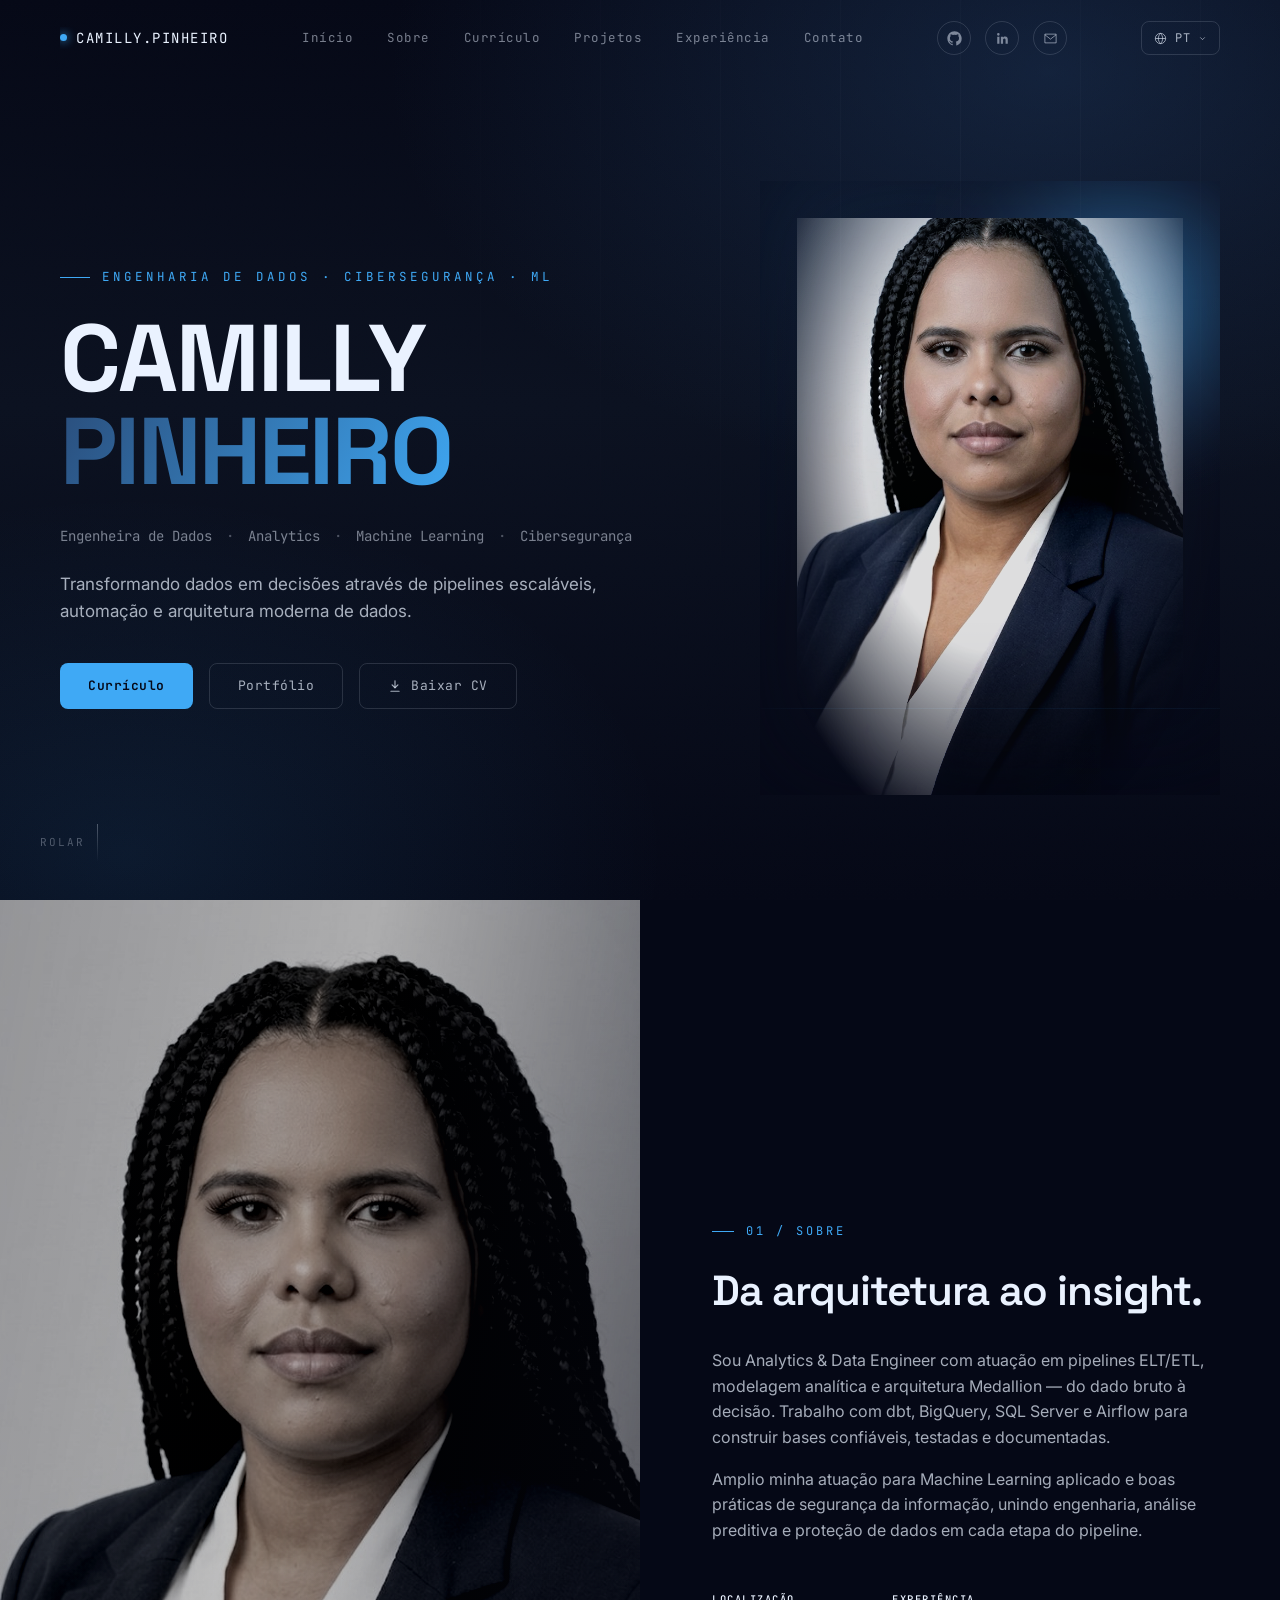
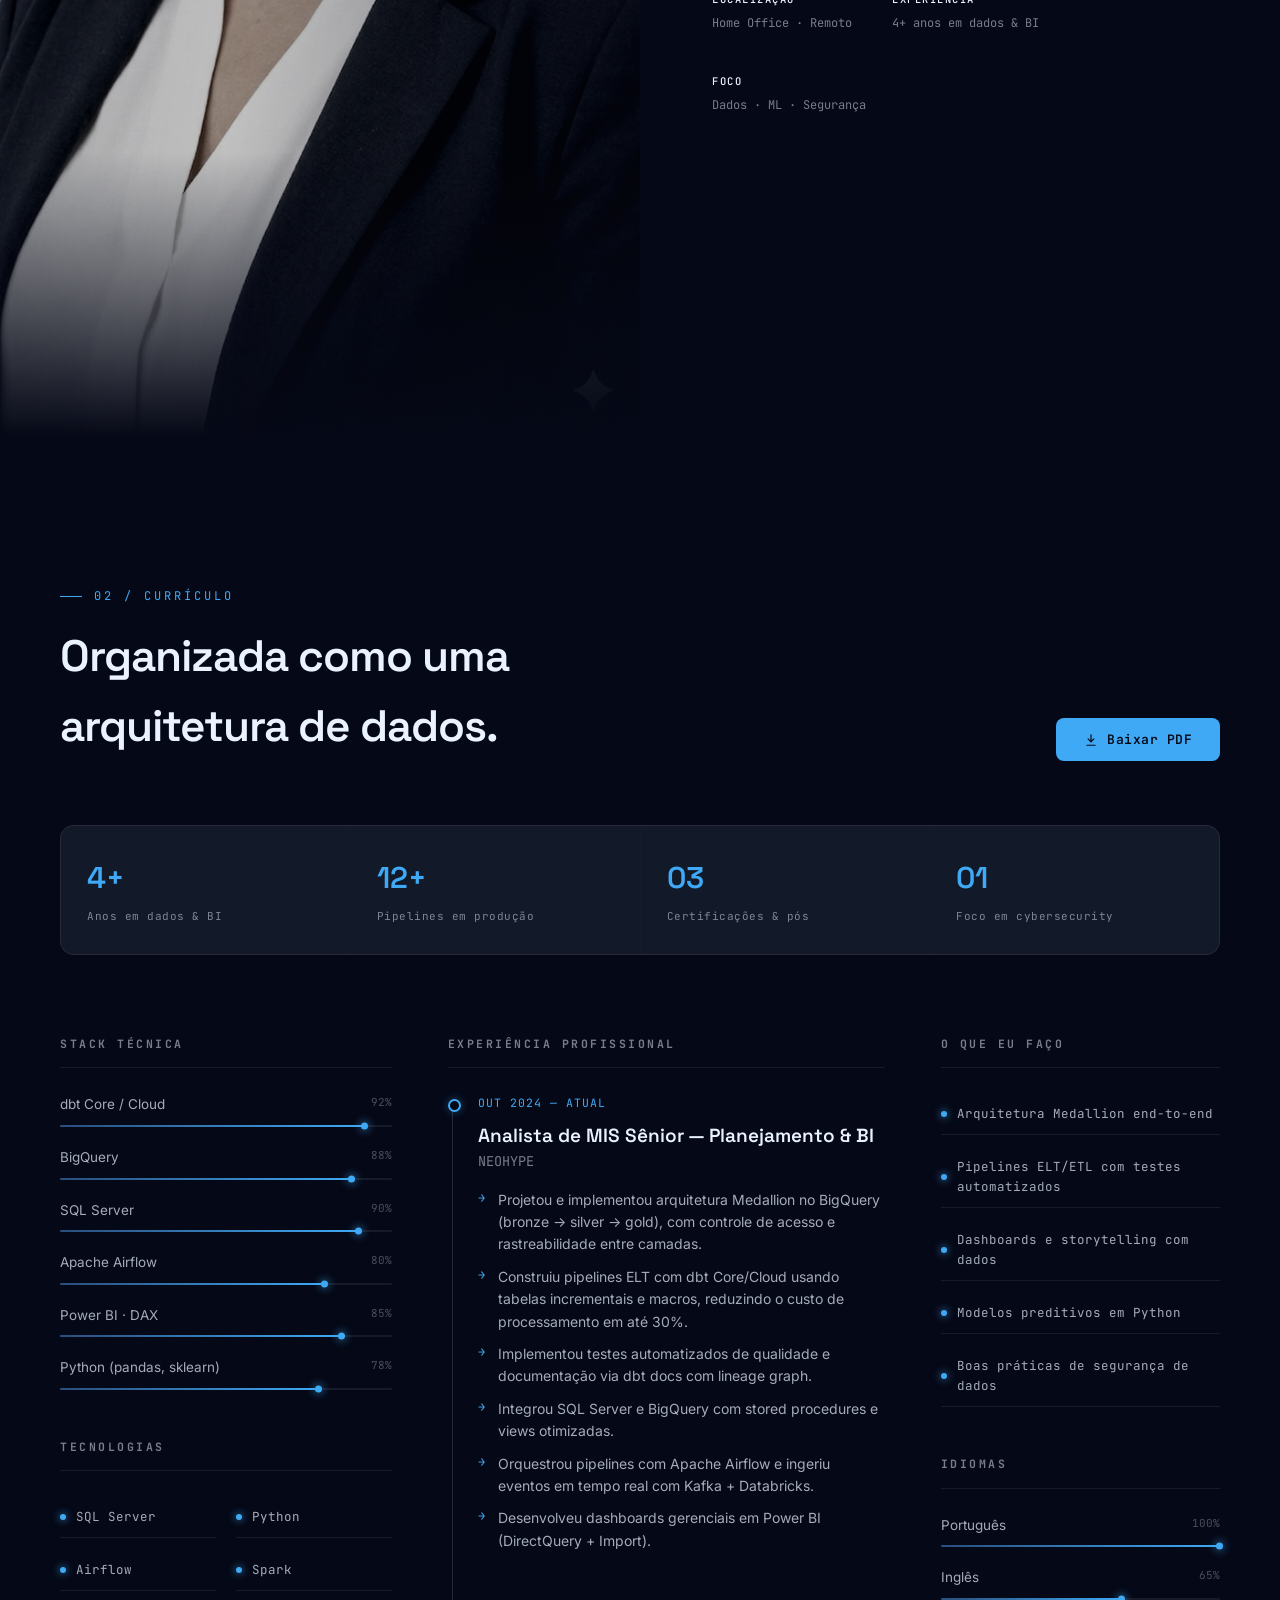
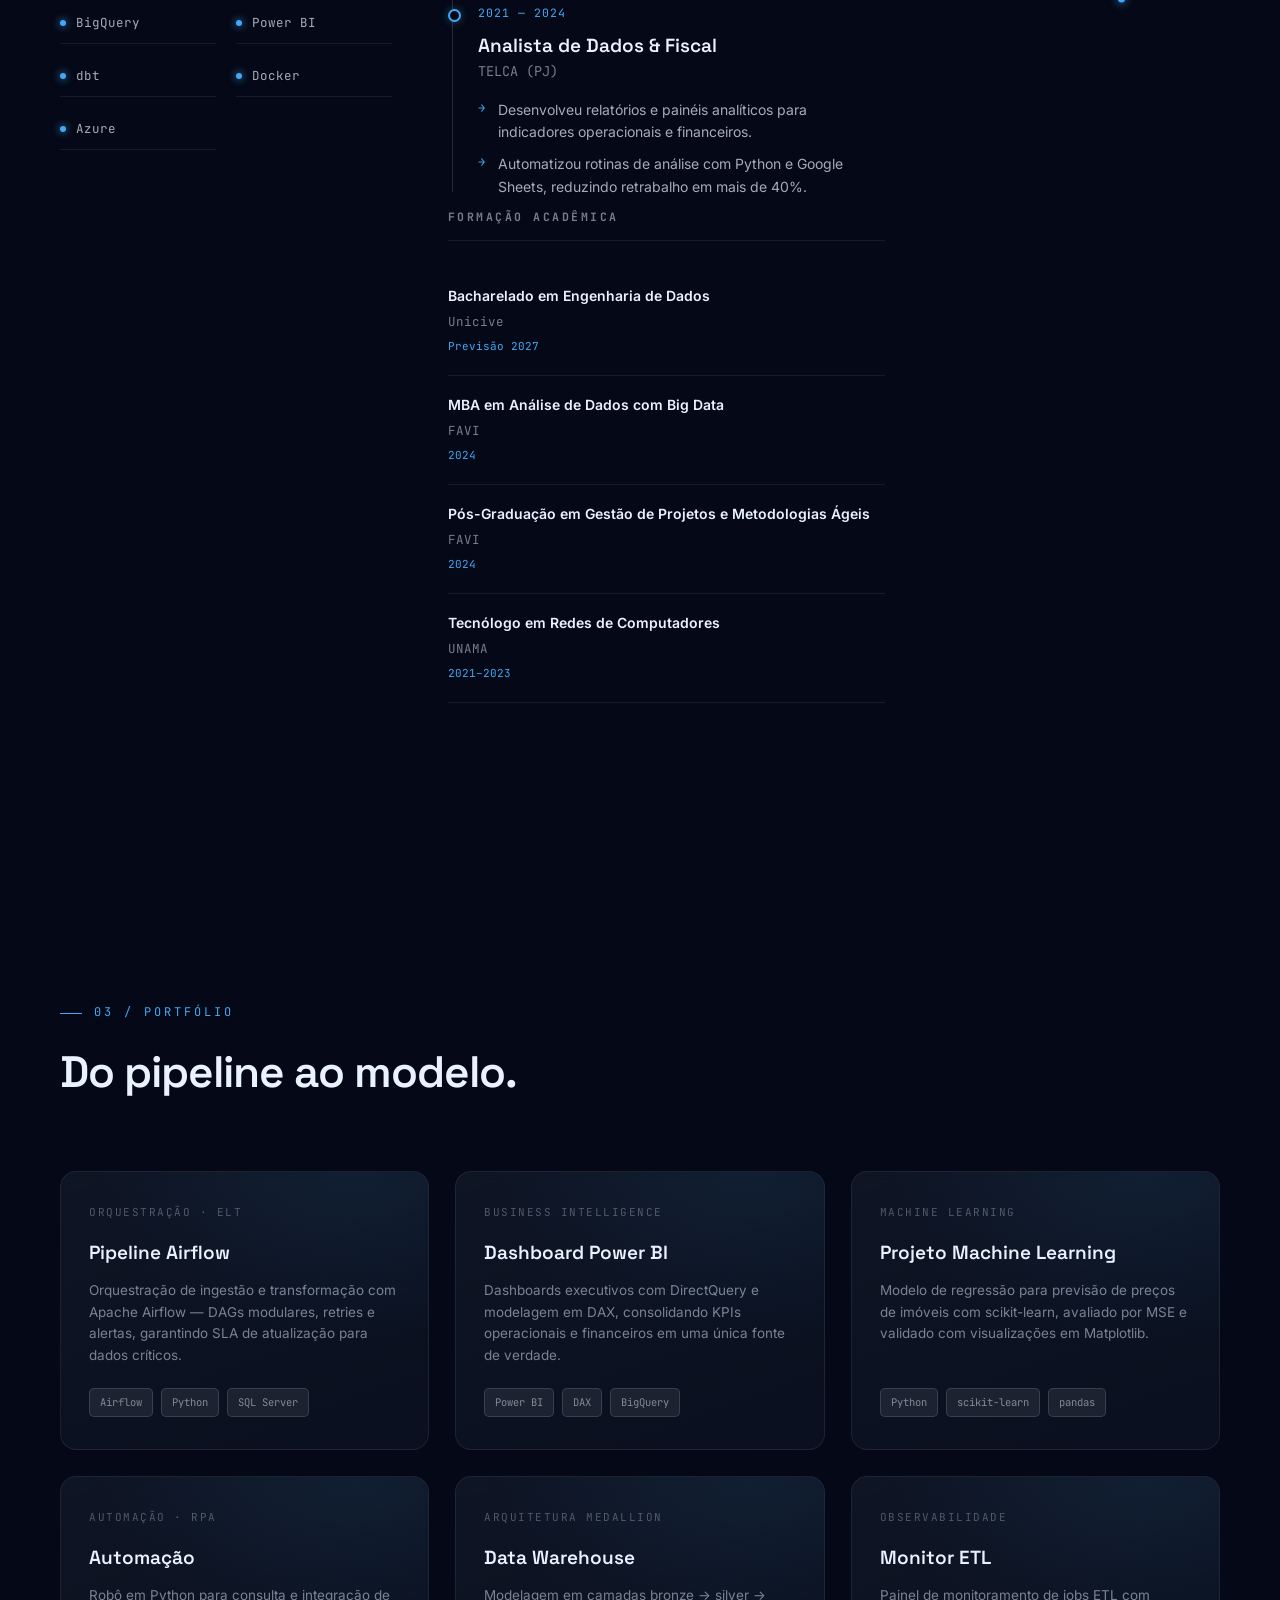
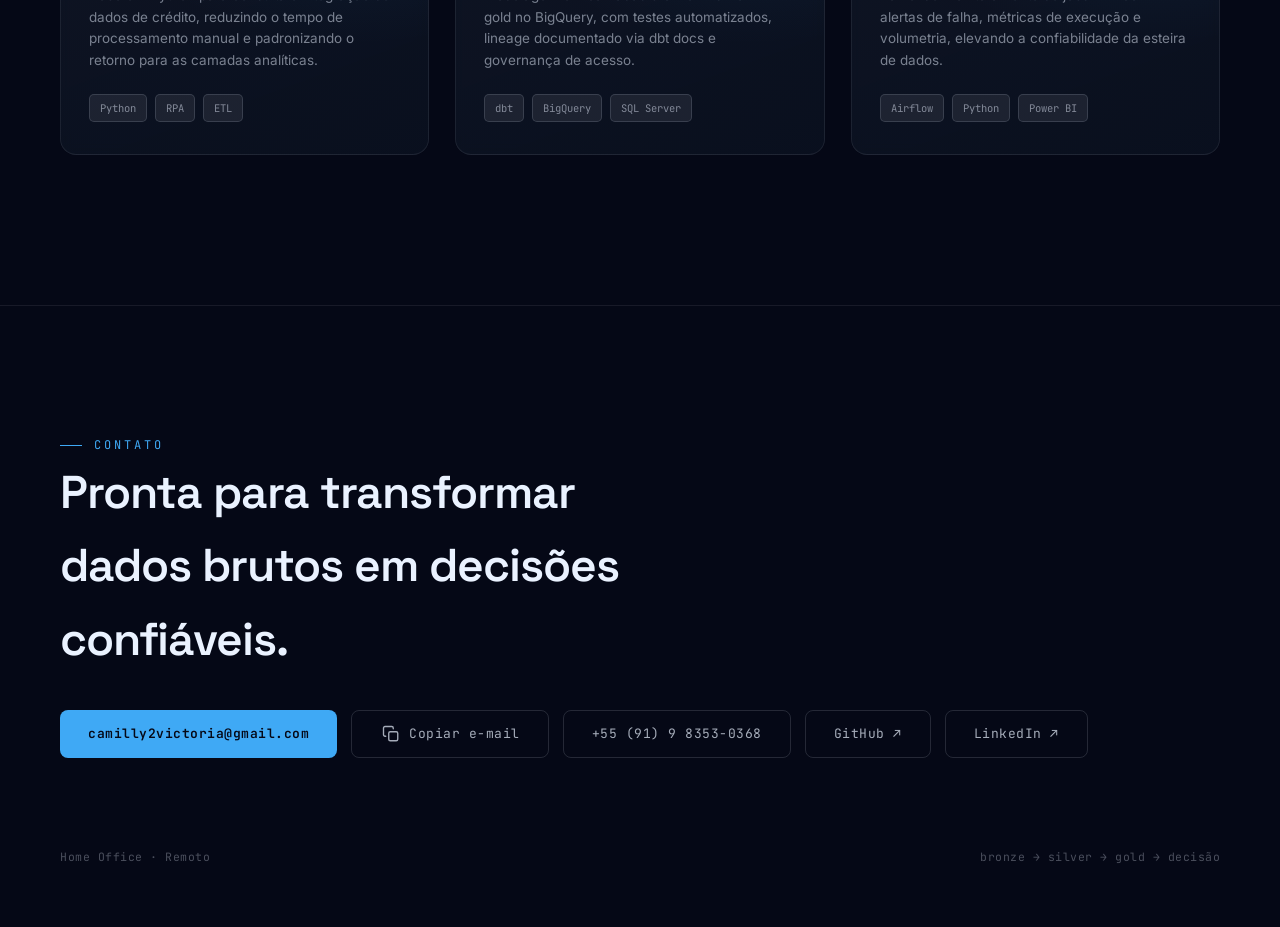
<file: Portifolio/index.html>
<!DOCTYPE html>
<html lang="pt-BR">
<head>
<meta charset="UTF-8">
<meta name="viewport" content="width=device-width, initial-scale=1.0">
<title>Camilly Pinheiro · Data Engineer &amp; Cybersecurity</title>
<meta name="description" content="Camilly Pinheiro — Data Engineer, Analytics, Machine Learning e Cybersecurity. Pipelines escaláveis, arquitetura moderna de dados e decisões orientadas por dados.">

<!-- Favicon -->
<link rel="icon" type="image/png" sizes="16x16" href="assets/favicon-16.png">
<link rel="icon" type="image/png" sizes="32x32" href="assets/favicon-32.png">
<link rel="icon" type="image/png" sizes="48x48" href="assets/favicon-48.png">
<link rel="apple-touch-icon" sizes="180x180" href="assets/favicon-180.png">
<link rel="icon" type="image/png" sizes="512x512" href="assets/favicon-512.png">
<meta name="theme-color" content="#050816">

<!-- Open Graph / social preview -->
<meta property="og:type" content="website">
<meta property="og:title" content="Camilly Pinheiro · Data Engineer & Cybersecurity">
<meta property="og:description" content="Data Engineer, Analytics, Machine Learning e Cybersecurity. Pipelines escaláveis, arquitetura moderna de dados e decisões orientadas por dados.">
<meta property="og:image" content="assets/og-image.jpg">
<meta property="og:image:width" content="1200">
<meta property="og:image:height" content="630">
<meta property="og:locale" content="pt_BR">
<meta name="twitter:card" content="summary_large_image">
<meta name="twitter:title" content="Camilly Pinheiro · Data Engineer & Cybersecurity">
<meta name="twitter:description" content="Data Engineer, Analytics, Machine Learning e Cybersecurity. Pipelines escaláveis e arquitetura moderna de dados.">
<meta name="twitter:image" content="assets/og-image.jpg">

<link rel="preconnect" href="https://fonts.googleapis.com">
<link rel="preconnect" href="https://fonts.gstatic.com" crossorigin>
<link href="https://fonts.googleapis.com/css2?family=Space+Grotesk:wght@500;600;700&family=Inter:wght@400;500;600;700&family=JetBrains+Mono:wght@400;500;600&display=swap" rel="stylesheet">
<style>
:root{
  --void:#050816;
  --deep:#0B1120;
  --panel:#121A29;
  --elevated:#18273F;
  --accent-deep:#2A4E7C;
  --accent:#3FA9F5;
  --ink:#EAF2FF;
  --ink-70:rgba(234,242,255,.70);
  --ink-50:rgba(234,242,255,.50);
  --ink-30:rgba(234,242,255,.30);
  --ink-14:rgba(234,242,255,.14);
  --ink-08:rgba(234,242,255,.08);
  --accent-14:rgba(63,169,245,.14);
  --accent-30:rgba(63,169,245,.30);
  --display:'Space Grotesk',sans-serif;
  --body:'Inter',sans-serif;
  --mono:'JetBrains Mono',monospace;
  --ease:cubic-bezier(.19,1,.22,1);
}
*{margin:0;padding:0;box-sizing:border-box;}
html{scroll-behavior:smooth;}
html{overflow-x:hidden;max-width:100%;}
body{
  background:var(--void);
  color:var(--ink);
  font-family:var(--body);
  line-height:1.6;
  overflow-x:hidden;
  max-width:100%;
  -webkit-font-smoothing:antialiased;
}
::selection{background:var(--accent-30);color:#fff;}
a{color:inherit;text-decoration:none;}
ul{list-style:none;}
img{max-width:100%;display:block;}
.wrap{max-width:1240px;margin:0 auto;padding:0 40px;position:relative;z-index:2;}

/* ---------- AMBIENT BACKGROUND ---------- */
.ambient{position:fixed;inset:0;z-index:0;pointer-events:none;overflow:hidden;}
.ambient .base{position:absolute;inset:0;background:
  radial-gradient(1100px 700px at 82% 8%, rgba(42,78,124,.35), transparent 60%),
  radial-gradient(900px 600px at 10% 95%, rgba(63,169,245,.10), transparent 60%),
  linear-gradient(180deg, var(--void) 0%, var(--deep) 45%, var(--void) 100%);
}
.ambient .lines{position:absolute;inset:0;opacity:.35;
  background-image:linear-gradient(90deg, var(--ink-08) 1px, transparent 1px);
  background-size:120px 100%;
  mask-image:radial-gradient(1000px 700px at 78% 20%, black, transparent 70%);
}
.ambient .noise{position:absolute;inset:0;opacity:.05;mix-blend-mode:overlay;
  background-image:url("data:image/svg+xml;utf8,<svg xmlns='http://www.w3.org/2000/svg' width='120' height='120'><filter id='n'><feTurbulence type='fractalNoise' baseFrequency='0.9' numOctaves='2' stitchTiles='stitch'/></filter><rect width='100%25' height='100%25' filter='url(%23n)'/></svg>");
}
.particle{position:fixed;z-index:1;border-radius:50%;background:var(--accent);
  filter:blur(.3px);opacity:0;pointer-events:none;
  animation:drift linear infinite;}
@keyframes drift{
  0%{transform:translateY(0);opacity:0;}
  8%{opacity:.5;}
  92%{opacity:.4;}
  100%{transform:translateY(-120vh);opacity:0;}
}

/* ---------- REVEAL ---------- */
.reveal{opacity:0;transform:translateY(28px);transition:opacity .9s var(--ease), transform .9s var(--ease);}
.reveal.in{opacity:1;transform:translateY(0);}

/* ---------- PROGRESS BAR ---------- */
.progress-bar{position:fixed;top:0;left:0;height:3px;width:0%;z-index:300;
  background:linear-gradient(90deg,var(--accent-deep),var(--accent));
  box-shadow:0 0 10px rgba(63,169,245,.6);transition:width .1s linear;}

/* ---------- BACK TO TOP ---------- */
.back-to-top{position:fixed;right:24px;bottom:24px;width:46px;height:46px;border-radius:50%;
  background:var(--panel);border:1px solid var(--ink-14);color:var(--ink-70);
  display:flex;align-items:center;justify-content:center;cursor:pointer;z-index:190;
  opacity:0;transform:translateY(12px);pointer-events:none;
  transition:opacity .3s var(--ease), transform .3s var(--ease), border-color .25s ease, color .25s ease, background .25s ease;
  box-shadow:0 10px 30px -10px rgba(0,0,0,.5);}
.back-to-top.show{opacity:1;transform:translateY(0);pointer-events:auto;}
.back-to-top:hover{border-color:var(--accent);color:var(--accent);background:var(--accent-14);}
.back-to-top svg{width:18px;height:18px;}
@media (max-width:640px){.back-to-top{right:16px;bottom:16px;width:42px;height:42px;}}

/* ---------- COPY EMAIL ---------- */
.copy-email{position:relative;}
.copy-email .copy-icon{display:inline-flex;align-items:center;justify-content:center;
  width:18px;height:18px;margin-left:2px;flex-shrink:0;}
.copy-email .copy-icon svg{width:100%;height:100%;}
.copy-email .copy-toast{position:absolute;left:50%;bottom:calc(100% + 10px);transform:translateX(-50%) translateY(4px);
  background:var(--elevated);color:var(--ink);font-family:var(--mono);font-size:11px;letter-spacing:.5px;
  padding:6px 12px;border-radius:6px;border:1px solid var(--accent-30);white-space:nowrap;
  opacity:0;pointer-events:none;transition:opacity .22s ease, transform .22s ease;}
.copy-email .copy-toast.show{opacity:1;transform:translateX(-50%) translateY(0);}

/* ---------- NAV ---------- */
nav{position:fixed;top:0;left:0;right:0;z-index:200;transition:background .4s ease, border-color .4s ease, backdrop-filter .4s ease;
  border-bottom:1px solid transparent;}
nav.scrolled{background:rgba(5,8,22,.72);backdrop-filter:blur(14px);border-bottom:1px solid var(--ink-08);}
.nav-inner{display:flex;align-items:center;justify-content:space-between;height:76px;gap:12px;}
.brand{font-family:var(--mono);font-size:14px;letter-spacing:1.5px;color:var(--ink);display:flex;align-items:center;gap:9px;white-space:nowrap;overflow:hidden;text-overflow:ellipsis;min-width:0;}
.brand .pip{width:7px;height:7px;border-radius:50%;background:var(--accent);box-shadow:0 0 10px var(--accent);}
.navlinks{display:flex;gap:34px;font-family:var(--mono);font-size:12.5px;letter-spacing:.5px;color:var(--ink-50);}
.navlinks a{position:relative;padding:4px 0;transition:color .25s ease;}
.navlinks a::after{content:"";position:absolute;left:0;bottom:0;width:0;height:1px;background:var(--accent);transition:width .3s var(--ease);}
.navlinks a:hover{color:var(--ink);}
.navlinks a:hover::after{width:100%;}
.nav-social{display:flex;align-items:center;gap:14px;}
.nav-social a{width:34px;height:34px;border:1px solid var(--ink-14);border-radius:50%;display:flex;align-items:center;justify-content:center;color:var(--ink-50);transition:all .25s ease;}
.nav-social a:hover{border-color:var(--accent);color:var(--accent);box-shadow:0 0 16px rgba(63,169,245,.25);transform:translateY(-1px);}
.nav-social svg{width:15px;height:15px;}
.nav-toggle{display:none;width:38px;height:38px;border:1px solid var(--ink-14);border-radius:8px;align-items:center;justify-content:center;color:var(--ink);}

/* ---------- LANGUAGE SWITCH ---------- */
.lang-switch{position:relative;}
.lang-btn{font-family:var(--mono);font-size:12px;letter-spacing:.5px;color:var(--ink-70);
  background:transparent;border:1px solid var(--ink-14);border-radius:8px;padding:8px 12px;
  display:flex;align-items:center;gap:8px;cursor:pointer;transition:all .25s ease;}
.lang-btn:hover{border-color:var(--accent);color:var(--accent);background:var(--accent-14);}
.lang-btn svg{width:13px;height:13px;flex-shrink:0;}
.lang-btn .lang-chevron{width:9px;height:9px;transition:transform .25s var(--ease);}
.lang-switch.open .lang-chevron{transform:rotate(180deg);}
.lang-menu{position:absolute;top:calc(100% + 10px);right:0;min-width:172px;
  background:var(--panel);border:1px solid var(--ink-14);border-radius:10px;overflow:hidden;
  box-shadow:0 20px 50px -12px rgba(0,0,0,.6);
  opacity:0;transform:translateY(-6px);pointer-events:none;transition:opacity .22s var(--ease), transform .22s var(--ease);z-index:250;}
.lang-switch.open .lang-menu{opacity:1;transform:translateY(0);pointer-events:auto;}
.lang-option{display:flex;align-items:center;gap:10px;padding:11px 14px;font-family:var(--mono);
  font-size:12.5px;color:var(--ink-70);cursor:pointer;transition:background .2s ease,color .2s ease;}
.lang-option:hover{background:var(--accent-14);color:var(--ink);}
.lang-option.active{color:var(--accent);}
.lang-option .flag{font-size:15px;line-height:1;}
.lang-option .native{color:var(--ink-30);font-size:11px;margin-left:auto;}
.mobile-lang{display:flex;gap:10px;flex-wrap:wrap;justify-content:center;margin-top:6px;}
.mobile-lang button{font-family:var(--mono);font-size:12px;color:var(--ink-50);
  border:1px solid var(--ink-14);border-radius:20px;padding:8px 16px;background:transparent;
  display:flex;align-items:center;gap:7px;cursor:pointer;transition:all .25s ease;}
.mobile-lang button.active,.mobile-lang button:hover{border-color:var(--accent);color:var(--accent);background:var(--accent-14);}
@media (max-width:640px){.lang-switch{display:none;}}
.mobile-menu{position:fixed;inset:0;z-index:199;background:rgba(5,8,22,.98);backdrop-filter:blur(10px);
  display:flex;flex-direction:column;align-items:center;justify-content:center;gap:26px;
  opacity:0;pointer-events:none;transition:opacity .35s ease;}
.mobile-menu.open{opacity:1;pointer-events:auto;}
.mobile-menu a{font-family:var(--display);font-size:26px;color:var(--ink-70);}
.mobile-menu a:hover{color:var(--accent);}

/* ---------- HERO ---------- */
.hero{min-height:100vh;display:flex;align-items:center;padding-top:76px;position:relative;}
.hero-grid{display:grid;grid-template-columns:1.08fr .92fr;gap:40px;align-items:center;width:100%;}
.eyebrow{font-family:var(--mono);font-size:12.5px;color:var(--accent);letter-spacing:3px;text-transform:uppercase;
  display:flex;align-items:center;gap:12px;margin-bottom:26px;}
.eyebrow::before{content:"";width:30px;height:1px;background:var(--accent);}
.hero-name{font-family:var(--display);font-weight:700;font-size:clamp(46px,7.4vw,96px);line-height:.98;letter-spacing:-2px;}
.hero-name span{display:block;}
.hero-name .last{background:linear-gradient(120deg,var(--accent-deep),var(--accent) 70%);-webkit-background-clip:text;background-clip:text;color:transparent;}
.hero-roles{display:flex;flex-wrap:wrap;gap:10px 0;font-family:var(--mono);font-size:14px;color:var(--ink-50);margin-top:26px;}
.hero-roles span{display:flex;align-items:center;}
.hero-roles span::after{content:"·";margin:0 14px;color:var(--ink-30);}
.hero-roles span:last-child::after{display:none;}
.hero-lede{max-width:560px;color:var(--ink-70);font-size:17px;margin-top:24px;font-weight:400;}
.hero-actions{display:flex;gap:16px;margin-top:38px;flex-wrap:wrap;}
.btn{font-family:var(--mono);font-size:13px;letter-spacing:.5px;padding:14px 28px;border-radius:8px;
  border:1px solid var(--ink-14);transition:all .3s var(--ease);display:inline-flex;align-items:center;gap:9px;
  background:transparent;cursor:pointer;line-height:1.2;}
.btn-primary{background:var(--accent);color:var(--void);font-weight:600;border:none;box-shadow:0 0 0 rgba(63,169,245,0);}
.btn-primary:hover{box-shadow:0 0 30px rgba(63,169,245,.45);transform:translateY(-2px);}
.btn-ghost{color:var(--ink-70);}
.btn-ghost:hover{border-color:var(--accent);color:var(--accent);transform:translateY(-2px);background:var(--accent-14);}
.scroll-cue{position:absolute;left:40px;bottom:38px;display:flex;align-items:center;gap:12px;font-family:var(--mono);font-size:11px;color:var(--ink-30);letter-spacing:2px;text-transform:uppercase;}
.scroll-cue .line{width:1px;height:38px;background:linear-gradient(var(--ink-30),transparent);position:relative;overflow:hidden;}
.scroll-cue .line::after{content:"";position:absolute;top:-40%;left:0;width:100%;height:40%;background:var(--accent);animation:scrollline 2.2s ease-in-out infinite;}
@keyframes scrollline{0%{top:-40%;}100%{top:100%;}}

/* ---------- HERO PHOTO / SCENE ---------- */
.photo-stage{position:relative;justify-self:end;width:100%;max-width:460px;aspect-ratio:3/4;overflow:hidden;}
.scene{position:absolute;inset:-18% -30% -12% -18%;border-radius:28px;overflow:hidden;}
.scene .monitor-glow{position:absolute;top:8%;right:6%;width:58%;height:42%;
  background:radial-gradient(circle, rgba(63,169,245,.55), rgba(42,78,124,.18) 55%, transparent 75%);
  filter:blur(28px);}
.scene .desk-line{position:absolute;left:6%;right:6%;bottom:20%;height:1px;
  background:linear-gradient(90deg,transparent, var(--accent-30) 40%, var(--accent-30) 60%, transparent);
  opacity:.5;}
.scene .side-light{position:absolute;inset:0;
  background:linear-gradient(115deg, rgba(63,169,245,.10) 0%, transparent 35%, transparent 65%, rgba(5,8,22,.6) 100%);}
.scene .vignette{position:absolute;inset:0;box-shadow:inset 0 0 140px 60px rgba(5,8,22,.9);}

.pulse-wrap{position:absolute;inset:0;display:flex;align-items:center;justify-content:center;pointer-events:none;}
.pulse-wrap svg{width:135%;height:135%;overflow:visible;}
.pulse-ring{fill:none;stroke:var(--accent);stroke-width:1;transform-origin:center;opacity:0;
  animation:pulseRing 5.4s var(--ease) infinite;}
.pulse-ring:nth-child(2){animation-delay:1.35s;}
.pulse-ring:nth-child(3){animation-delay:2.7s;}
@keyframes pulseRing{
  0%{transform:scale(.55);opacity:0;}
  12%{opacity:.55;}
  100%{transform:scale(1.05);opacity:0;}
}

.photo-mask{position:absolute;inset:6% 8% 0 8%;z-index:2;
  mask-image:radial-gradient(ellipse 78% 88% at 50% 38%, black 42%, transparent 82%);
  -webkit-mask-image:radial-gradient(ellipse 78% 88% at 50% 38%, black 42%, transparent 82%);}
.photo-mask img{width:100%;height:100%;object-fit:cover;
  filter:grayscale(35%) contrast(1.15) brightness(.92);
  mix-blend-mode:luminosity;opacity:.94;}
.photo-mask::after{content:"";position:absolute;inset:0;
  background:linear-gradient(200deg, rgba(63,169,245,.22), transparent 55%),
             linear-gradient(0deg, var(--void) 0%, transparent 30%);
  mix-blend-mode:overlay;}
.photo-mask.no-img img{display:none;}
.photo-mask.no-img{display:flex;align-items:center;justify-content:center;}
.photo-mask.no-img::before{content:"CP";font-family:var(--display);font-weight:700;font-size:96px;
  color:var(--ink-08);letter-spacing:2px;}

@media (max-width:860px){
  .hero-grid{grid-template-columns:1fr;text-align:left;}
  .photo-stage{justify-self:center;max-width:300px;margin-top:40px;}
  .scroll-cue{display:none;}
}

/* ---------- SECTIONS ---------- */
section{padding:150px 0;position:relative;}
.section-head{margin-bottom:64px;}
.kicker{font-family:var(--mono);font-size:12px;color:var(--accent);letter-spacing:3px;text-transform:uppercase;display:flex;align-items:center;gap:12px;}
.kicker::before{content:"";width:22px;height:1px;background:var(--accent);}
.section-title{font-family:var(--display);font-weight:600;font-size:clamp(28px,3.6vw,44px);margin-top:14px;letter-spacing:-1px;max-width:640px;}

/* ---------- ABOUT ---------- */
#about{padding:0;}
.about-split{display:grid;grid-template-columns:1fr 1fr;min-height:100vh;}
.about-photo-wrap{position:relative;background:var(--void);overflow:hidden;}
.about-photo-wrap img{width:100%;height:100%;object-fit:cover;object-position:center 20%;
  filter:grayscale(70%) brightness(.72) contrast(1.2);}
.about-photo-wrap::after{content:"";position:absolute;inset:0;
  background:linear-gradient(100deg, rgba(5,8,22,.15) 0%, transparent 45%, rgba(5,8,22,.55) 100%),
             linear-gradient(0deg, var(--void) 0%, transparent 25%);}
.about-photo-wrap.no-img{display:flex;align-items:center;justify-content:center;}
.about-photo-wrap.no-img img{display:none;}
.about-photo-wrap.no-img::before{content:"CP";position:relative;z-index:1;font-family:var(--display);
  font-weight:700;font-size:120px;color:var(--ink-08);}
.about-content{display:flex;flex-direction:column;justify-content:center;padding:100px 72px;}
.about-content h2{font-family:var(--display);font-weight:600;font-size:clamp(30px,3.6vw,42px);margin:16px 0 24px;letter-spacing:-1px;}
.about-content p{color:var(--ink-70);font-size:16px;max-width:520px;}
.about-content p+p{margin-top:16px;}
.about-meta{display:flex;gap:40px;margin-top:48px;font-family:var(--mono);font-size:12px;color:var(--ink-50);flex-wrap:wrap;}
.about-meta b{color:var(--ink);display:block;font-size:10.5px;letter-spacing:1.5px;text-transform:uppercase;margin-bottom:6px;font-weight:500;}

@media (max-width:900px){
  .about-split{grid-template-columns:1fr;}
  .about-photo-wrap{height:380px;}
  .about-content{padding:64px 28px;}
}

/* ---------- RESUME / DASHBOARD ---------- */
.stat-strip{display:grid;grid-template-columns:repeat(4,1fr);gap:1px;background:var(--ink-08);
  border:1px solid var(--ink-08);border-radius:14px;overflow:hidden;margin-bottom:80px;}
.stat-card{background:var(--panel);padding:28px 26px;}
.stat-num{font-family:var(--display);font-size:30px;color:var(--accent);font-weight:600;}
.stat-label{font-family:var(--mono);font-size:11px;color:var(--ink-50);letter-spacing:.5px;margin-top:6px;}

.resume-grid{display:grid;grid-template-columns:.95fr 1.25fr .8fr;gap:56px;align-items:start;}
.col-title{font-family:var(--mono);font-size:11.5px;letter-spacing:2.5px;text-transform:uppercase;
  color:var(--ink-50);margin-bottom:26px;padding-bottom:14px;border-bottom:1px solid var(--ink-08);}
.block+.block{margin-top:48px;}

.skill-row{margin-bottom:20px;}
.skill-top{display:flex;justify-content:space-between;font-size:13.5px;color:var(--ink-70);margin-bottom:9px;}
.skill-top span.pct{font-family:var(--mono);font-size:11px;color:var(--ink-30);}
.skill-track{height:2px;background:var(--ink-08);border-radius:2px;position:relative;}
.skill-fill{height:100%;background:linear-gradient(90deg,var(--accent-deep),var(--accent));border-radius:2px;position:relative;}
.skill-fill::after{content:"";position:absolute;right:-3px;top:50%;transform:translateY(-50%);
  width:7px;height:7px;border-radius:50%;background:var(--accent);box-shadow:0 0 10px var(--accent);}

.tech-grid{display:grid;grid-template-columns:1fr 1fr;gap:12px 20px;}
.tech-item{display:flex;align-items:center;gap:10px;font-family:var(--mono);font-size:12.5px;color:var(--ink-70);
  padding:10px 0;border-bottom:1px solid var(--ink-08);}
.tech-dot{width:6px;height:6px;border-radius:50%;background:var(--accent);box-shadow:0 0 8px var(--accent);flex-shrink:0;}

.timeline{position:relative;padding-left:30px;}
.timeline::before{content:"";position:absolute;left:4px;top:6px;bottom:6px;width:1px;background:var(--ink-14);}
.tl-item{position:relative;margin-bottom:52px;}
.tl-item:last-child{margin-bottom:0;}
.tl-item::before{content:"";position:absolute;left:-30px;top:5px;width:9px;height:9px;border-radius:50%;
  background:var(--void);border:2px solid var(--accent);box-shadow:0 0 10px rgba(63,169,245,.4);}
.tl-item .period{font-family:var(--mono);font-size:11.5px;color:var(--accent);letter-spacing:1px;}
.tl-item h3{font-family:var(--display);font-size:19px;font-weight:600;margin-top:8px;}
.tl-item .company{color:var(--ink-50);font-size:13.5px;margin-bottom:16px;font-family:var(--mono);}
.tl-item li{color:var(--ink-70);font-size:14px;padding-left:20px;position:relative;margin-bottom:10px;}
.tl-item li::before{content:"→";position:absolute;left:0;color:var(--accent);font-family:var(--mono);font-size:12px;}

.edu-item{padding:18px 0;border-bottom:1px solid var(--ink-08);}
.edu-item:first-child{border-top:1px solid var(--ink-08);}
.edu-item .fname{font-size:14px;font-weight:600;}
.edu-item .fschool{color:var(--ink-50);font-size:12.5px;margin-top:4px;font-family:var(--mono);}
.edu-item .fyear{font-family:var(--mono);font-size:11px;color:var(--accent);margin-top:6px;display:inline-block;}

@media (max-width:980px){
  .resume-grid{grid-template-columns:1fr;}
  .stat-strip{grid-template-columns:repeat(2,1fr);}
}

/* ---------- PROJECTS ---------- */
.project-grid{display:grid;grid-template-columns:repeat(3,1fr);gap:26px;}
.project-card{position:relative;border-radius:16px;padding:32px 28px;min-height:260px;
  display:flex;flex-direction:column;overflow:hidden;
  background:linear-gradient(160deg, rgba(18,26,41,.75), rgba(11,17,32,.85));
  border:1px solid var(--ink-08);backdrop-filter:blur(6px);
  transition:transform .4s var(--ease), border-color .4s ease, box-shadow .4s ease;}
.project-card::before{content:"";position:absolute;inset:0;z-index:0;opacity:.5;
  background:radial-gradient(400px 260px at var(--gx,80%) var(--gy,0%), rgba(63,169,245,.16), transparent 65%);
  transition:opacity .4s ease;}
.project-card:hover{transform:translateY(-6px);border-color:var(--accent-30);
  box-shadow:0 30px 60px -20px rgba(0,0,0,.55), 0 0 40px -12px rgba(63,169,245,.25);}
.project-card > *{position:relative;z-index:1;}
.pnum{font-family:var(--mono);font-size:11px;color:var(--ink-30);letter-spacing:1.5px;text-transform:uppercase;margin-bottom:16px;}
.project-card h3{font-family:var(--display);font-size:19px;font-weight:600;margin-bottom:12px;}
.project-card p{color:var(--ink-50);font-size:13.5px;flex-grow:1;}
.tag-row{margin-top:22px;display:flex;flex-wrap:wrap;gap:8px;}
.chip{font-family:var(--mono);font-size:10.5px;padding:5px 10px;border-radius:5px;
  background:var(--ink-08);border:1px solid var(--ink-14);color:var(--ink-50);}

@media (max-width:980px){.project-grid{grid-template-columns:1fr 1fr;}}
@media (max-width:640px){.project-grid{grid-template-columns:1fr;}}

/* ---------- CONTACT ---------- */
footer{padding:130px 0 60px;border-top:1px solid var(--ink-08);}
.contact-title{font-family:var(--display);font-size:clamp(28px,4.2vw,46px);font-weight:600;max-width:640px;
  margin-bottom:34px;letter-spacing:-1px;}
.contact-links{display:flex;gap:14px;flex-wrap:wrap;}
.foot-meta{margin-top:90px;display:flex;justify-content:space-between;color:var(--ink-30);
  font-family:var(--mono);font-size:11.5px;flex-wrap:wrap;gap:10px;letter-spacing:.5px;}

@media (max-width:640px){
  .wrap{padding:0 20px;}
  section{padding:90px 0;}
  .navlinks,.nav-social{display:none;}
  .nav-toggle{display:flex;flex-shrink:0;}
  .brand{font-size:12.5px;letter-spacing:1px;}
  .hero-name{letter-spacing:-1px;}
  .hero-actions{flex-direction:column;align-items:stretch;}
  .hero-actions .btn{justify-content:center;width:100%;}
  .contact-links{flex-direction:column;align-items:stretch;}
  .contact-links .btn{justify-content:center;width:100%;text-align:center;}
  .about-meta{gap:24px;}
  .stat-strip{grid-template-columns:repeat(2,1fr);}
  .tech-grid{grid-template-columns:1fr;}
  .foot-meta{flex-direction:column;align-items:flex-start;gap:6px;}
}

@media (max-width:420px){
  .wrap{padding:0 18px;}
  .hero-name{font-size:clamp(38px,12vw,58px);}
  .eyebrow{font-size:11px;letter-spacing:2px;gap:8px;}
  .stat-strip{grid-template-columns:1fr 1fr;}
  .stat-card{padding:20px 18px;}
  .about-content{padding:52px 20px;}
  .about-meta{flex-direction:column;gap:18px;}
  .contact-title{font-size:clamp(24px,7vw,34px);}
  .brand{font-size:11.5px;}
}

@media (prefers-reduced-motion: reduce){
  html{scroll-behavior:auto;}
  *{animation:none !important;transition:none !important;}
  .reveal{opacity:1;transform:none;}
}
</style>
</head>
<body>

<div class="progress-bar" id="progressBar"></div>

<div class="ambient">
  <div class="base"></div>
  <div class="lines"></div>
  <div class="noise"></div>
</div>

<nav id="nav">
  <div class="wrap nav-inner">
    <div class="brand"><span class="pip"></span>CAMILLY.PINHEIRO</div>
    <div class="navlinks">
      <a href="#home" data-i18n="nav.home">Home</a>
      <a href="#about" data-i18n="nav.about">About</a>
      <a href="#resume" data-i18n="nav.resume">Resume</a>
      <a href="#projetos" data-i18n="nav.projects">Projects</a>
      <a href="#experience" data-i18n="nav.experience">Experience</a>
      <a href="#contato" data-i18n="nav.contact">Contact</a>
    </div>
    <div class="nav-social">
      <a href="https://github.com/CamyVick/Camilly-Pinheiro" target="_blank" rel="noopener" aria-label="GitHub">
        <svg viewBox="0 0 24 24" fill="currentColor"><path d="M12 .5C5.65.5.5 5.65.5 12c0 5.09 3.29 9.4 7.86 10.93.58.1.79-.25.79-.56 0-.28-.01-1.02-.02-2-3.2.7-3.88-1.54-3.88-1.54-.52-1.33-1.28-1.68-1.28-1.68-1.04-.72.08-.7.08-.7 1.15.08 1.76 1.18 1.76 1.18 1.03 1.75 2.7 1.25 3.36.96.1-.75.4-1.25.72-1.53-2.55-.29-5.23-1.28-5.23-5.68 0-1.25.44-2.28 1.18-3.08-.12-.29-.51-1.46.11-3.04 0 0 .96-.31 3.15 1.18a10.9 10.9 0 0 1 5.74 0c2.18-1.49 3.14-1.18 3.14-1.18.63 1.58.24 2.75.12 3.04.74.8 1.18 1.83 1.18 3.08 0 4.41-2.69 5.38-5.25 5.67.41.36.78 1.08.78 2.17 0 1.57-.01 2.83-.01 3.22 0 .31.21.67.8.56A11.5 11.5 0 0 0 23.5 12C23.5 5.65 18.35.5 12 .5Z"/></svg>
      </a>
      <a href="https://linkedin.com/in/camilly-pinheiro-dados" target="_blank" rel="noopener" aria-label="LinkedIn">
        <svg viewBox="0 0 24 24" fill="currentColor"><path d="M20.45 20.45h-3.55v-5.57c0-1.33-.02-3.04-1.85-3.04-1.85 0-2.14 1.45-2.14 2.94v5.67H9.36V9h3.41v1.56h.05c.47-.9 1.63-1.85 3.36-1.85 3.6 0 4.27 2.37 4.27 5.45v6.29ZM5.34 7.43a2.06 2.06 0 1 1 0-4.12 2.06 2.06 0 0 1 0 4.12ZM7.12 20.45H3.56V9h3.56v11.45Z"/></svg>
      </a>
      <a href="mailto:camilly2victoria@gmail.com" aria-label="Email">
        <svg viewBox="0 0 24 24" fill="none" stroke="currentColor" stroke-width="1.6"><path d="M3 5h18v14H3z"/><path d="m3 6 9 7 9-7"/></svg>
      </a>
    </div>

    <div class="lang-switch" id="langSwitch">
      <button class="lang-btn" id="langBtn" aria-haspopup="true" aria-expanded="false">
        <svg viewBox="0 0 24 24" fill="none" stroke="currentColor" stroke-width="1.6"><circle cx="12" cy="12" r="9.5"/><path d="M2.5 12h19M12 2.5c2.6 2.7 4 6.1 4 9.5s-1.4 6.8-4 9.5c-2.6-2.7-4-6.1-4-9.5s1.4-6.8 4-9.5Z"/></svg>
        <span id="langBtnLabel">PT</span>
        <svg class="lang-chevron" viewBox="0 0 24 24" fill="none" stroke="currentColor" stroke-width="2"><path d="m6 9 6 6 6-6"/></svg>
      </button>
      <div class="lang-menu" id="langMenu">
        <div class="lang-option" data-lang="pt"><span class="flag">🇧🇷</span>Português<span class="native">PT</span></div>
        <div class="lang-option" data-lang="en"><span class="flag">🇺🇸</span>English<span class="native">EN</span></div>
        <div class="lang-option" data-lang="es"><span class="flag">🇪🇸</span>Español<span class="native">ES</span></div>
        <div class="lang-option" data-lang="fr"><span class="flag">🇫🇷</span>Français<span class="native">FR</span></div>
        <div class="lang-option" data-lang="de"><span class="flag">🇩🇪</span>Deutsch<span class="native">DE</span></div>
      </div>
    </div>

    <button class="nav-toggle" id="navToggle" aria-label="Menu">
      <svg viewBox="0 0 24 24" fill="none" stroke="currentColor" stroke-width="1.6"><path d="M3 6h18M3 12h18M3 18h18"/></svg>
    </button>
  </div>
</nav>

<div class="mobile-menu" id="mobileMenu">
  <a href="#home" data-i18n="nav.home">Home</a>
  <a href="#about" data-i18n="nav.about">About</a>
  <a href="#resume" data-i18n="nav.resume">Resume</a>
  <a href="#projetos" data-i18n="nav.projects">Projects</a>
  <a href="#experience" data-i18n="nav.experience">Experience</a>
  <a href="#contato" data-i18n="nav.contact">Contact</a>
  <div class="mobile-lang">
    <button data-lang="pt">🇧🇷 PT</button>
    <button data-lang="en">🇺🇸 EN</button>
    <button data-lang="es">🇪🇸 ES</button>
    <button data-lang="fr">🇫🇷 FR</button>
    <button data-lang="de">🇩🇪 DE</button>
  </div>
</div>

<header class="hero" id="home">
  <div class="wrap hero-grid">
    <div>
      <div class="eyebrow reveal" data-i18n="hero.eyebrow">Data Engineering · Cybersecurity · ML</div>
      <h1 class="hero-name reveal">
        <span>CAMILLY</span>
        <span class="last">PINHEIRO</span>
      </h1>
      <div class="hero-roles reveal">
        <span data-i18n="hero.role1">Data Engineer</span>
        <span data-i18n="hero.role2">Analytics</span>
        <span data-i18n="hero.role3">Machine Learning</span>
        <span data-i18n="hero.role4">Cybersecurity</span>
      </div>
      <p class="hero-lede reveal" data-i18n="hero.lede">Transformando dados em decisões através de pipelines escaláveis, automação e arquitetura moderna de dados.</p>
      <div class="hero-actions reveal">
        <a class="btn btn-primary" href="#resume" data-i18n="hero.btnResume">Resume</a>
        <a class="btn btn-ghost" href="#projetos" data-i18n="hero.btnPortfolio">Portfolio</a>
        <a class="btn btn-ghost" href="assets/Camilly_Pinheiro_CV.pdf" download>
          <svg viewBox="0 0 24 24" width="14" height="14" fill="none" stroke="currentColor" stroke-width="2" stroke-linecap="round" stroke-linejoin="round"><path d="M12 3v12"/><path d="m7 10 5 5 5-5"/><path d="M5 21h14"/></svg>
          <span data-i18n="hero.btnDownload">Baixar CV</span>
        </a>
      </div>
    </div>

    <div class="photo-stage reveal">
      <div class="scene">
        <div class="monitor-glow"></div>
        <div class="desk-line"></div>
        <div class="side-light"></div>
        <div class="vignette"></div>
      </div>
      <div class="pulse-wrap">
        <svg viewBox="0 0 200 200">
          <circle class="pulse-ring" cx="100" cy="100" r="60"/>
          <circle class="pulse-ring" cx="100" cy="100" r="60"/>
          <circle class="pulse-ring" cx="100" cy="100" r="60"/>
        </svg>
      </div>
      <div class="photo-mask" id="heroPhoto">
        <img src="assets/foto-perfil.jpg" alt="Camilly Pinheiro" onerror="this.parentElement.classList.add('no-img')">
      </div>
    </div>
  </div>

  <div class="scroll-cue"><span data-i18n="hero.scroll">Scroll</span><div class="line"></div></div>
</header>

<section id="about">
  <div class="about-split">
    <div class="about-photo-wrap" id="aboutPhoto">
      <img src="assets/foto-perfil.jpg" alt="Camilly Pinheiro" onerror="this.parentElement.classList.add('no-img')">
    </div>
    <div class="about-content">
      <div class="kicker reveal" data-i18n="about.kicker">01 / Sobre</div>
      <h2 class="reveal" data-i18n="about.title">Da arquitetura ao insight.</h2>
      <p class="reveal" data-i18n="about.p1">Sou Analytics &amp; Data Engineer com atuação em pipelines ELT/ETL, modelagem analítica e arquitetura Medallion — do dado bruto à decisão. Trabalho com dbt, BigQuery, SQL Server e Airflow para construir bases confiáveis, testadas e documentadas.</p>
      <p class="reveal" data-i18n="about.p2">Amplio minha atuação para Machine Learning aplicado e boas práticas de segurança da informação, unindo engenharia, análise preditiva e proteção de dados em cada etapa do pipeline.</p>
      <div class="about-meta reveal">
        <div><b data-i18n="about.locLabel">Localização</b><span data-i18n="about.locValue">Home Office · Remoto</span></div>
        <div><b data-i18n="about.expLabel">Experiência</b><span data-i18n="about.expValue">4+ anos em dados &amp; BI</span></div>
        <div><b data-i18n="about.focusLabel">Foco</b><span data-i18n="about.focusValue">Dados · ML · Segurança</span></div>
      </div>
    </div>
  </div>
</section>

<section id="resume">
  <div class="wrap">
    <div class="section-head reveal" style="display:flex;align-items:flex-end;justify-content:space-between;gap:24px;flex-wrap:wrap;">
      <div>
        <div class="kicker" data-i18n="resume.kicker">02 / Resume</div>
        <div class="section-title" data-i18n="resume.title">Organizada como uma arquitetura de dados.</div>
      </div>
      <a class="btn btn-primary" href="assets/Camilly_Pinheiro_CV.pdf" download style="flex-shrink:0;">
        <svg viewBox="0 0 24 24" width="14" height="14" fill="none" stroke="currentColor" stroke-width="2" stroke-linecap="round" stroke-linejoin="round"><path d="M12 3v12"/><path d="m7 10 5 5 5-5"/><path d="M5 21h14"/></svg>
        <span data-i18n="resume.btnDownload">Baixar PDF</span>
      </a>
    </div>

    <div class="stat-strip reveal">
      <div class="stat-card"><div class="stat-num">4+</div><div class="stat-label" data-i18n="resume.stat1">Anos em dados &amp; BI</div></div>
      <div class="stat-card"><div class="stat-num">12+</div><div class="stat-label" data-i18n="resume.stat2">Pipelines em produção</div></div>
      <div class="stat-card"><div class="stat-num">03</div><div class="stat-label" data-i18n="resume.stat3">Certificações &amp; pós</div></div>
      <div class="stat-card"><div class="stat-num">01</div><div class="stat-label" data-i18n="resume.stat4">Foco em cybersecurity</div></div>
    </div>

    <div class="resume-grid">

      <div class="resume-col">
        <div class="block reveal">
          <h3 class="col-title" data-i18n="resume.stackTitle">Stack técnica</h3>
          <div class="skill-row"><div class="skill-top"><span>dbt Core / Cloud</span><span class="pct">92%</span></div><div class="skill-track"><div class="skill-fill" style="width:92%"></div></div></div>
          <div class="skill-row"><div class="skill-top"><span>BigQuery</span><span class="pct">88%</span></div><div class="skill-track"><div class="skill-fill" style="width:88%"></div></div></div>
          <div class="skill-row"><div class="skill-top"><span>SQL Server</span><span class="pct">90%</span></div><div class="skill-track"><div class="skill-fill" style="width:90%"></div></div></div>
          <div class="skill-row"><div class="skill-top"><span>Apache Airflow</span><span class="pct">80%</span></div><div class="skill-track"><div class="skill-fill" style="width:80%"></div></div></div>
          <div class="skill-row"><div class="skill-top"><span>Power BI · DAX</span><span class="pct">85%</span></div><div class="skill-track"><div class="skill-fill" style="width:85%"></div></div></div>
          <div class="skill-row"><div class="skill-top"><span>Python (pandas, sklearn)</span><span class="pct">78%</span></div><div class="skill-track"><div class="skill-fill" style="width:78%"></div></div></div>
        </div>

        <div class="block reveal">
          <h3 class="col-title" data-i18n="resume.techTitle">Tecnologias</h3>
          <div class="tech-grid">
            <div class="tech-item"><span class="tech-dot"></span>SQL Server</div>
            <div class="tech-item"><span class="tech-dot"></span>Python</div>
            <div class="tech-item"><span class="tech-dot"></span>Airflow</div>
            <div class="tech-item"><span class="tech-dot"></span>Spark</div>
            <div class="tech-item"><span class="tech-dot"></span>BigQuery</div>
            <div class="tech-item"><span class="tech-dot"></span>Power BI</div>
            <div class="tech-item"><span class="tech-dot"></span>dbt</div>
            <div class="tech-item"><span class="tech-dot"></span>Docker</div>
            <div class="tech-item"><span class="tech-dot"></span>Azure</div>
          </div>
        </div>
      </div>

      <div class="resume-col" id="experience" style="scroll-margin-top:100px;">
        <h3 class="col-title reveal" data-i18n="resume.expTitle">Experiência profissional</h3>
        <div class="timeline reveal">
          <div class="tl-item">
            <div class="period" data-i18n="resume.exp1.period">OUT 2024 — ATUAL</div>
            <h3 data-i18n="resume.exp1.role">Analista de MIS Sênior — Planejamento &amp; BI</h3>
            <div class="company">NEOHYPE</div>
            <ul>
              <li data-i18n="resume.exp1.li1">Projetou e implementou arquitetura Medallion no BigQuery (bronze → silver → gold), com controle de acesso e rastreabilidade entre camadas.</li>
              <li data-i18n="resume.exp1.li2">Construiu pipelines ELT com dbt Core/Cloud usando tabelas incrementais e macros, reduzindo o custo de processamento em até 30%.</li>
              <li data-i18n="resume.exp1.li3">Implementou testes automatizados de qualidade e documentação via dbt docs com lineage graph.</li>
              <li data-i18n="resume.exp1.li4">Integrou SQL Server e BigQuery com stored procedures e views otimizadas.</li>
              <li data-i18n="resume.exp1.li5">Orquestrou pipelines com Apache Airflow e ingeriu eventos em tempo real com Kafka + Databricks.</li>
              <li data-i18n="resume.exp1.li6">Desenvolveu dashboards gerenciais em Power BI (DirectQuery + Import).</li>
            </ul>
          </div>
          <div class="tl-item">
            <div class="period" data-i18n="resume.exp2.period">2021 — 2024</div>
            <h3 data-i18n="resume.exp2.role">Analista de Dados &amp; Fiscal</h3>
            <div class="company">TELCA (PJ)</div>
            <ul>
              <li data-i18n="resume.exp2.li1">Desenvolveu relatórios e painéis analíticos para indicadores operacionais e financeiros.</li>
              <li data-i18n="resume.exp2.li2">Automatizou rotinas de análise com Python e Google Sheets, reduzindo retrabalho em mais de 40%.</li>
            </ul>
          </div>
        </div>

        <div class="block reveal">
          <h3 class="col-title" data-i18n="resume.eduTitle">Formação acadêmica</h3>
          <div class="edu-item">
            <div class="fname" data-i18n="resume.edu1.name">Bacharelado em Engenharia de Dados</div>
            <div class="fschool">Unicive</div>
            <div class="fyear" data-i18n="resume.edu1.year">Previsão 2027</div>
          </div>
          <div class="edu-item">
            <div class="fname" data-i18n="resume.edu2.name">MBA em Análise de Dados com Big Data</div>
            <div class="fschool">FAVI</div>
            <div class="fyear">2024</div>
          </div>
          <div class="edu-item">
            <div class="fname" data-i18n="resume.edu3.name">Pós-Graduação em Gestão de Projetos e Metodologias Ágeis</div>
            <div class="fschool">FAVI</div>
            <div class="fyear">2024</div>
          </div>
          <div class="edu-item">
            <div class="fname" data-i18n="resume.edu4.name">Tecnólogo em Redes de Computadores</div>
            <div class="fschool">UNAMA</div>
            <div class="fyear">2021–2023</div>
          </div>
        </div>
      </div>

      <div class="resume-col">
        <div class="block reveal">
          <h3 class="col-title" data-i18n="resume.doTitle">O que eu faço</h3>
          <div class="tech-grid" style="grid-template-columns:1fr;">
            <div class="tech-item"><span class="tech-dot"></span><span data-i18n="resume.do1">Arquitetura Medallion end-to-end</span></div>
            <div class="tech-item"><span class="tech-dot"></span><span data-i18n="resume.do2">Pipelines ELT/ETL com testes automatizados</span></div>
            <div class="tech-item"><span class="tech-dot"></span><span data-i18n="resume.do3">Dashboards e storytelling com dados</span></div>
            <div class="tech-item"><span class="tech-dot"></span><span data-i18n="resume.do4">Modelos preditivos em Python</span></div>
            <div class="tech-item"><span class="tech-dot"></span><span data-i18n="resume.do5">Boas práticas de segurança de dados</span></div>
          </div>
        </div>
        <div class="block reveal">
          <h3 class="col-title" data-i18n="resume.langTitle">Idiomas</h3>
          <div class="skill-row"><div class="skill-top"><span data-i18n="resume.langPt">Português</span><span class="pct">100%</span></div><div class="skill-track"><div class="skill-fill" style="width:100%"></div></div></div>
          <div class="skill-row"><div class="skill-top"><span data-i18n="resume.langEn">Inglês</span><span class="pct">65%</span></div><div class="skill-track"><div class="skill-fill" style="width:65%"></div></div></div>
        </div>
      </div>

    </div>
  </div>
</section>

<section id="projetos">
  <div class="wrap">
    <div class="section-head reveal">
      <div class="kicker" data-i18n="proj.kicker">03 / Portfolio</div>
      <div class="section-title" data-i18n="proj.title">Do pipeline ao modelo.</div>
    </div>

    <div class="project-grid">
      <div class="project-card reveal">
        <div class="pnum" data-i18n="proj.p1.num">Orquestração · ELT</div>
        <h3 data-i18n="proj.p1.title">Pipeline Airflow</h3>
        <p data-i18n="proj.p1.desc">Orquestração de ingestão e transformação com Apache Airflow — DAGs modulares, retries e alertas, garantindo SLA de atualização para dados críticos.</p>
        <div class="tag-row"><span class="chip">Airflow</span><span class="chip">Python</span><span class="chip">SQL Server</span></div>
      </div>
      <div class="project-card reveal">
        <div class="pnum" data-i18n="proj.p2.num">Business Intelligence</div>
        <h3 data-i18n="proj.p2.title">Dashboard Power BI</h3>
        <p data-i18n="proj.p2.desc">Dashboards executivos com DirectQuery e modelagem em DAX, consolidando KPIs operacionais e financeiros em uma única fonte de verdade.</p>
        <div class="tag-row"><span class="chip">Power BI</span><span class="chip">DAX</span><span class="chip">BigQuery</span></div>
      </div>
      <div class="project-card reveal">
        <div class="pnum" data-i18n="proj.p3.num">Machine Learning</div>
        <h3 data-i18n="proj.p3.title">Projeto Machine Learning</h3>
        <p data-i18n="proj.p3.desc">Modelo de regressão para previsão de preços de imóveis com scikit-learn, avaliado por MSE e validado com visualizações em Matplotlib.</p>
        <div class="tag-row"><span class="chip">Python</span><span class="chip">scikit-learn</span><span class="chip">pandas</span></div>
      </div>
      <div class="project-card reveal">
        <div class="pnum" data-i18n="proj.p4.num">Automação · RPA</div>
        <h3 data-i18n="proj.p4.title">Automação</h3>
        <p data-i18n="proj.p4.desc">Robô em Python para consulta e integração de dados de crédito, reduzindo o tempo de processamento manual e padronizando o retorno para as camadas analíticas.</p>
        <div class="tag-row"><span class="chip">Python</span><span class="chip">RPA</span><span class="chip">ETL</span></div>
      </div>
      <div class="project-card reveal">
        <div class="pnum" data-i18n="proj.p5.num">Arquitetura Medallion</div>
        <h3 data-i18n="proj.p5.title">Data Warehouse</h3>
        <p data-i18n="proj.p5.desc">Modelagem em camadas bronze → silver → gold no BigQuery, com testes automatizados, lineage documentado via dbt docs e governança de acesso.</p>
        <div class="tag-row"><span class="chip">dbt</span><span class="chip">BigQuery</span><span class="chip">SQL Server</span></div>
      </div>
      <div class="project-card reveal">
        <div class="pnum" data-i18n="proj.p6.num">Observabilidade</div>
        <h3 data-i18n="proj.p6.title">Monitor ETL</h3>
        <p data-i18n="proj.p6.desc">Painel de monitoramento de jobs ETL com alertas de falha, métricas de execução e volumetria, elevando a confiabilidade da esteira de dados.</p>
        <div class="tag-row"><span class="chip">Airflow</span><span class="chip">Python</span><span class="chip">Power BI</span></div>
      </div>
    </div>
  </div>
</section>

<footer id="contato">
  <div class="wrap">
    <div class="kicker reveal" data-i18n="footer.kicker">Contato</div>
    <div class="contact-title reveal" data-i18n="footer.title">Pronta para transformar dados brutos em decisões confiáveis.</div>
    <div class="contact-links reveal">
      <a class="btn btn-primary" href="mailto:camilly2victoria@gmail.com">camilly2victoria@gmail.com</a>
      <button type="button" class="btn btn-ghost copy-email" id="copyEmailBtn" data-email="camilly2victoria@gmail.com" aria-label="Copiar e-mail">
        <span class="copy-icon" id="copyIcon">
          <svg viewBox="0 0 24 24" fill="none" stroke="currentColor" stroke-width="1.8" stroke-linecap="round" stroke-linejoin="round"><rect x="9" y="9" width="12" height="12" rx="2"/><path d="M5 15H4a2 2 0 0 1-2-2V4a2 2 0 0 1 2-2h9a2 2 0 0 1 2 2v1"/></svg>
        </span>
        <span data-i18n="footer.btnCopy">Copiar e-mail</span>
        <span class="copy-toast" id="copyToast" data-i18n="footer.copied">Copiado!</span>
      </button>
      <a class="btn btn-ghost" href="https://wa.me/91983530368">+55 (91) 9 8353-0368</a>
      <a class="btn btn-ghost" href="https://github.com/CamyVick/Camilly-Pinheiro" target="_blank" rel="noopener">GitHub ↗</a>
      <a class="btn btn-ghost" href="https://linkedin.com/in/camilly-pinheiro-dados" target="_blank" rel="noopener">LinkedIn ↗</a>
    </div>
    <div class="foot-meta">
      <span data-i18n="footer.remote">Home Office · Remoto</span>
      <span data-i18n="footer.flow">bronze → silver → gold → decisão</span>
    </div>
  </div>
</footer>

<button class="back-to-top" id="backToTop" aria-label="Voltar ao topo">
  <svg viewBox="0 0 24 24" fill="none" stroke="currentColor" stroke-width="2" stroke-linecap="round" stroke-linejoin="round"><path d="M12 19V5M5 12l7-7 7 7"/></svg>
</button>

<script>
  // ---------- I18N ----------
  const translations = {
    "nav.home":{pt:"Início",en:"Home",es:"Inicio",fr:"Accueil",de:"Start"},
    "nav.about":{pt:"Sobre",en:"About",es:"Acerca de",fr:"À propos",de:"Über mich"},
    "nav.resume":{pt:"Currículo",en:"Resume",es:"Currículo",fr:"CV",de:"Lebenslauf"},
    "nav.projects":{pt:"Projetos",en:"Projects",es:"Proyectos",fr:"Projets",de:"Projekte"},
    "nav.experience":{pt:"Experiência",en:"Experience",es:"Experiencia",fr:"Expérience",de:"Erfahrung"},
    "nav.contact":{pt:"Contato",en:"Contact",es:"Contacto",fr:"Contact",de:"Kontakt"},

    "hero.eyebrow":{pt:"Engenharia de Dados · Cibersegurança · ML",en:"Data Engineering · Cybersecurity · ML",es:"Ingeniería de Datos · Ciberseguridad · ML",fr:"Ingénierie des Données · Cybersécurité · ML",de:"Data Engineering · Cybersicherheit · ML"},
    "hero.role1":{pt:"Engenheira de Dados",en:"Data Engineer",es:"Ingeniera de Datos",fr:"Ingénieure Data",de:"Data Engineerin"},
    "hero.role2":{pt:"Analytics",en:"Analytics",es:"Analítica",fr:"Analytique",de:"Analytics"},
    "hero.role3":{pt:"Machine Learning",en:"Machine Learning",es:"Machine Learning",fr:"Machine Learning",de:"Machine Learning"},
    "hero.role4":{pt:"Cibersegurança",en:"Cybersecurity",es:"Ciberseguridad",fr:"Cybersécurité",de:"Cybersicherheit"},
    "hero.lede":{pt:"Transformando dados em decisões através de pipelines escaláveis, automação e arquitetura moderna de dados.",en:"Turning data into decisions through scalable pipelines, automation, and modern data architecture.",es:"Transformando datos en decisiones mediante pipelines escalables, automatización y arquitectura de datos moderna.",fr:"Transformer les données en décisions grâce à des pipelines évolutifs, l'automatisation et une architecture de données moderne.",de:"Daten in Entscheidungen verwandeln – durch skalierbare Pipelines, Automatisierung und moderne Datenarchitektur."},
    "hero.btnResume":{pt:"Currículo",en:"Resume",es:"Currículo",fr:"CV",de:"Lebenslauf"},
    "hero.btnPortfolio":{pt:"Portfólio",en:"Portfolio",es:"Portafolio",fr:"Portfolio",de:"Portfolio"},
    "hero.btnDownload":{pt:"Baixar CV",en:"Download CV",es:"Descargar CV",fr:"Télécharger le CV",de:"Lebenslauf herunterladen"},
    "hero.scroll":{pt:"Rolar",en:"Scroll",es:"Desplazar",fr:"Défiler",de:"Scrollen"},

    "about.kicker":{pt:"01 / Sobre",en:"01 / About",es:"01 / Acerca de",fr:"01 / À propos",de:"01 / Über mich"},
    "about.title":{pt:"Da arquitetura ao insight.",en:"From architecture to insight.",es:"De la arquitectura al insight.",fr:"De l'architecture à l'insight.",de:"Von der Architektur zum Insight."},
    "about.p1":{pt:"Sou Analytics &amp; Data Engineer com atuação em pipelines ELT/ETL, modelagem analítica e arquitetura Medallion — do dado bruto à decisão. Trabalho com dbt, BigQuery, SQL Server e Airflow para construir bases confiáveis, testadas e documentadas.",en:"I'm an Analytics &amp; Data Engineer working with ELT/ETL pipelines, analytical modeling, and Medallion architecture — from raw data to decisions. I work with dbt, BigQuery, SQL Server, and Airflow to build reliable, tested, and documented data foundations.",es:"Soy Analytics &amp; Data Engineer, trabajo con pipelines ELT/ETL, modelado analítico y arquitectura Medallion — del dato bruto a la decisión. Trabajo con dbt, BigQuery, SQL Server y Airflow para construir bases de datos confiables, probadas y documentadas.",fr:"Je suis Analytics &amp; Data Engineer, spécialisée dans les pipelines ELT/ETL, la modélisation analytique et l'architecture Medallion — de la donnée brute à la décision. Je travaille avec dbt, BigQuery, SQL Server et Airflow pour construire des bases fiables, testées et documentées.",de:"Ich bin Analytics &amp; Data Engineer und arbeite mit ELT/ETL-Pipelines, analytischer Modellierung und Medallion-Architektur — von Rohdaten bis zur Entscheidung. Ich nutze dbt, BigQuery, SQL Server und Airflow, um zuverlässige, getestete und dokumentierte Datenbasen aufzubauen."},
    "about.p2":{pt:"Amplio minha atuação para Machine Learning aplicado e boas práticas de segurança da informação, unindo engenharia, análise preditiva e proteção de dados em cada etapa do pipeline.",en:"I'm expanding into applied Machine Learning and information security best practices, combining engineering, predictive analysis, and data protection at every stage of the pipeline.",es:"Amplío mi actuación hacia Machine Learning aplicado y buenas prácticas de seguridad de la información, uniendo ingeniería, análisis predictivo y protección de datos en cada etapa del pipeline.",fr:"J'élargis mon champ d'action au Machine Learning appliqué et aux bonnes pratiques de sécurité de l'information, en combinant ingénierie, analyse prédictive et protection des données à chaque étape du pipeline.",de:"Ich erweitere mein Tätigkeitsfeld um angewandtes Machine Learning und Best Practices der Informationssicherheit und verbinde Engineering, prädiktive Analyse und Datenschutz in jeder Phase der Pipeline."},
    "about.locLabel":{pt:"Localização",en:"Location",es:"Ubicación",fr:"Localisation",de:"Standort"},
    "about.locValue":{pt:"Home Office · Remoto",en:"Home Office · Remote",es:"Home Office · Remoto",fr:"Télétravail · À distance",de:"Home-Office · Remote"},
    "about.expLabel":{pt:"Experiência",en:"Experience",es:"Experiencia",fr:"Expérience",de:"Erfahrung"},
    "about.expValue":{pt:"4+ anos em dados &amp; BI",en:"4+ years in data &amp; BI",es:"4+ años en datos y BI",fr:"4+ ans en data &amp; BI",de:"4+ Jahre in Daten &amp; BI"},
    "about.focusLabel":{pt:"Foco",en:"Focus",es:"Enfoque",fr:"Focus",de:"Fokus"},
    "about.focusValue":{pt:"Dados · ML · Segurança",en:"Data · ML · Security",es:"Datos · ML · Seguridad",fr:"Données · ML · Sécurité",de:"Daten · ML · Sicherheit"},

    "resume.kicker":{pt:"02 / Currículo",en:"02 / Resume",es:"02 / Currículo",fr:"02 / CV",de:"02 / Lebenslauf"},
    "resume.title":{pt:"Organizada como uma arquitetura de dados.",en:"Organized like a data architecture.",es:"Organizada como una arquitectura de datos.",fr:"Organisée comme une architecture de données.",de:"Organisiert wie eine Datenarchitektur."},
    "resume.stat1":{pt:"Anos em dados &amp; BI",en:"Years in data &amp; BI",es:"Años en datos y BI",fr:"Ans en data &amp; BI",de:"Jahre in Daten &amp; BI"},
    "resume.stat2":{pt:"Pipelines em produção",en:"Pipelines in production",es:"Pipelines en producción",fr:"Pipelines en production",de:"Pipelines in Produktion"},
    "resume.stat3":{pt:"Certificações &amp; pós",en:"Certifications &amp; grad courses",es:"Certificaciones y posgrados",fr:"Certifications &amp; formations",de:"Zertifizierungen &amp; Weiterbildungen"},
    "resume.stat4":{pt:"Foco em cybersecurity",en:"Focus on cybersecurity",es:"Enfoque en ciberseguridad",fr:"Focus cybersécurité",de:"Fokus auf Cybersicherheit"},
    "resume.stackTitle":{pt:"Stack técnica",en:"Technical stack",es:"Stack técnico",fr:"Stack technique",de:"Technischer Stack"},
    "resume.techTitle":{pt:"Tecnologias",en:"Technologies",es:"Tecnologías",fr:"Technologies",de:"Technologien"},
    "resume.expTitle":{pt:"Experiência profissional",en:"Professional experience",es:"Experiencia profesional",fr:"Expérience professionnelle",de:"Berufserfahrung"},
    "resume.btnDownload":{pt:"Baixar PDF",en:"Download PDF",es:"Descargar PDF",fr:"Télécharger le PDF",de:"PDF herunterladen"},

    "resume.exp1.period":{pt:"OUT 2024 — ATUAL",en:"OCT 2024 — PRESENT",es:"OCT 2024 — ACTUAL",fr:"OCT 2024 — PRÉSENT",de:"OKT 2024 — HEUTE"},
    "resume.exp1.role":{pt:"Analista de MIS Sênior — Planejamento &amp; BI",en:"Senior MIS Analyst — Planning &amp; BI",es:"Analista de MIS Sénior — Planificación y BI",fr:"Analyste MIS Senior — Planification &amp; BI",de:"Senior MIS-Analystin — Planung &amp; BI"},
    "resume.exp1.li1":{pt:"Projetou e implementou arquitetura Medallion no BigQuery (bronze → silver → gold), com controle de acesso e rastreabilidade entre camadas.",en:"Designed and implemented Medallion architecture on BigQuery (bronze → silver → gold), with access control and traceability across layers.",es:"Diseñó e implementó arquitectura Medallion en BigQuery (bronze → silver → gold), con control de acceso y trazabilidad entre capas.",fr:"Conception et mise en œuvre d'une architecture Medallion sur BigQuery (bronze → silver → gold), avec contrôle d'accès et traçabilité entre les couches.",de:"Entwarf und implementierte eine Medallion-Architektur in BigQuery (Bronze → Silver → Gold) mit Zugriffskontrolle und Rückverfolgbarkeit zwischen den Schichten."},
    "resume.exp1.li2":{pt:"Construiu pipelines ELT com dbt Core/Cloud usando tabelas incrementais e macros, reduzindo o custo de processamento em até 30%.",en:"Built ELT pipelines with dbt Core/Cloud using incremental tables and macros, cutting processing costs by up to 30%.",es:"Construyó pipelines ELT con dbt Core/Cloud usando tablas incrementales y macros, reduciendo el costo de procesamiento hasta un 30%.",fr:"Construction de pipelines ELT avec dbt Core/Cloud à l'aide de tables incrémentales et de macros, réduisant les coûts de traitement jusqu'à 30 %.",de:"Baute ELT-Pipelines mit dbt Core/Cloud unter Verwendung inkrementeller Tabellen und Makros auf und senkte die Verarbeitungskosten um bis zu 30 %."},
    "resume.exp1.li3":{pt:"Implementou testes automatizados de qualidade e documentação via dbt docs com lineage graph.",en:"Implemented automated quality tests and documentation via dbt docs with lineage graph.",es:"Implementó pruebas automatizadas de calidad y documentación mediante dbt docs con gráfico de linaje.",fr:"Mise en place de tests de qualité automatisés et de documentation via dbt docs avec graphe de lineage.",de:"Implementierte automatisierte Qualitätstests und Dokumentation über dbt docs mit Lineage-Graph."},
    "resume.exp1.li4":{pt:"Integrou SQL Server e BigQuery com stored procedures e views otimizadas.",en:"Integrated SQL Server and BigQuery with stored procedures and optimized views.",es:"Integró SQL Server y BigQuery con stored procedures y vistas optimizadas.",fr:"Intégration de SQL Server et BigQuery avec des procédures stockées et des vues optimisées.",de:"Integrierte SQL Server und BigQuery mit Stored Procedures und optimierten Views."},
    "resume.exp1.li5":{pt:"Orquestrou pipelines com Apache Airflow e ingeriu eventos em tempo real com Kafka + Databricks.",en:"Orchestrated pipelines with Apache Airflow and ingested real-time events with Kafka + Databricks.",es:"Orquestó pipelines con Apache Airflow e ingirió eventos en tiempo real con Kafka + Databricks.",fr:"Orchestration des pipelines avec Apache Airflow et ingestion d'événements en temps réel avec Kafka + Databricks.",de:"Orchestrierte Pipelines mit Apache Airflow und erfasste Echtzeitereignisse mit Kafka + Databricks."},
    "resume.exp1.li6":{pt:"Desenvolveu dashboards gerenciais em Power BI (DirectQuery + Import).",en:"Developed management dashboards in Power BI (DirectQuery + Import).",es:"Desarrolló dashboards gerenciales en Power BI (DirectQuery + Import).",fr:"Développement de tableaux de bord de gestion dans Power BI (DirectQuery + Import).",de:"Entwickelte Management-Dashboards in Power BI (DirectQuery + Import)."},

    "resume.exp2.period":{pt:"2021 — 2024",en:"2021 — 2024",es:"2021 — 2024",fr:"2021 — 2024",de:"2021 — 2024"},
    "resume.exp2.role":{pt:"Analista de Dados &amp; Fiscal",en:"Data &amp; Tax Analyst",es:"Analista de Datos y Fiscal",fr:"Analyste Données &amp; Fiscalité",de:"Daten- &amp; Steueranalystin"},
    "resume.exp2.li1":{pt:"Desenvolveu relatórios e painéis analíticos para indicadores operacionais e financeiros.",en:"Developed reports and analytical dashboards for operational and financial indicators.",es:"Desarrolló informes y paneles analíticos para indicadores operativos y financieros.",fr:"Développement de rapports et de tableaux de bord analytiques pour les indicateurs opérationnels et financiers.",de:"Entwickelte Berichte und Analyse-Dashboards für operative und finanzielle Kennzahlen."},
    "resume.exp2.li2":{pt:"Automatizou rotinas de análise com Python e Google Sheets, reduzindo retrabalho em mais de 40%.",en:"Automated analysis routines with Python and Google Sheets, reducing rework by more than 40%.",es:"Automatizó rutinas de análisis con Python y Google Sheets, reduciendo el retrabajo en más de un 40%.",fr:"Automatisation des routines d'analyse avec Python et Google Sheets, réduisant les reprises de plus de 40 %.",de:"Automatisierte Analyseroutinen mit Python und Google Sheets und reduzierte Nacharbeit um mehr als 40 %."},

    "resume.eduTitle":{pt:"Formação acadêmica",en:"Education",es:"Formación académica",fr:"Formation académique",de:"Ausbildung"},
    "resume.edu1.name":{pt:"Bacharelado em Engenharia de Dados",en:"Bachelor's in Data Engineering",es:"Licenciatura en Ingeniería de Datos",fr:"Licence en Ingénierie des Données",de:"Bachelor in Data Engineering"},
    "resume.edu1.year":{pt:"Previsão 2027",en:"Expected 2027",es:"Previsto 2027",fr:"Prévu 2027",de:"Voraussichtlich 2027"},
    "resume.edu2.name":{pt:"MBA em Análise de Dados com Big Data",en:"MBA in Data Analysis with Big Data",es:"MBA en Análisis de Datos con Big Data",fr:"MBA en Analyse de Données et Big Data",de:"MBA in Datenanalyse mit Big Data"},
    "resume.edu3.name":{pt:"Pós-Graduação em Gestão de Projetos e Metodologias Ágeis",en:"Postgraduate in Project Management and Agile Methodologies",es:"Posgrado en Gestión de Proyectos y Metodologías Ágiles",fr:"Post-diplôme en Gestion de Projets et Méthodologies Agiles",de:"Postgraduiertenprogramm in Projektmanagement und agilen Methoden"},
    "resume.edu4.name":{pt:"Tecnólogo em Redes de Computadores",en:"Associate Degree in Computer Networking",es:"Tecnólogo en Redes de Computadoras",fr:"Diplôme technique en Réseaux Informatiques",de:"Fachhochschulabschluss in Computernetzwerken"},

    "resume.doTitle":{pt:"O que eu faço",en:"What I do",es:"Lo que hago",fr:"Ce que je fais",de:"Was ich mache"},
    "resume.do1":{pt:"Arquitetura Medallion end-to-end",en:"End-to-end Medallion architecture",es:"Arquitectura Medallion end-to-end",fr:"Architecture Medallion de bout en bout",de:"End-to-End Medallion-Architektur"},
    "resume.do2":{pt:"Pipelines ELT/ETL com testes automatizados",en:"ELT/ETL pipelines with automated testing",es:"Pipelines ELT/ETL con pruebas automatizadas",fr:"Pipelines ELT/ETL avec tests automatisés",de:"ELT/ETL-Pipelines mit automatisierten Tests"},
    "resume.do3":{pt:"Dashboards e storytelling com dados",en:"Dashboards and data storytelling",es:"Dashboards y storytelling con datos",fr:"Tableaux de bord et storytelling de données",de:"Dashboards und Data Storytelling"},
    "resume.do4":{pt:"Modelos preditivos em Python",en:"Predictive models in Python",es:"Modelos predictivos en Python",fr:"Modèles prédictifs en Python",de:"Prädiktive Modelle in Python"},
    "resume.do5":{pt:"Boas práticas de segurança de dados",en:"Data security best practices",es:"Buenas prácticas de seguridad de datos",fr:"Bonnes pratiques de sécurité des données",de:"Best Practices für Datensicherheit"},

    "resume.langTitle":{pt:"Idiomas",en:"Languages",es:"Idiomas",fr:"Langues",de:"Sprachen"},
    "resume.langPt":{pt:"Português",en:"Portuguese",es:"Portugués",fr:"Portugais",de:"Portugiesisch"},
    "resume.langEn":{pt:"Inglês",en:"English",es:"Inglés",fr:"Anglais",de:"Englisch"},

    "proj.kicker":{pt:"03 / Portfólio",en:"03 / Portfolio",es:"03 / Portafolio",fr:"03 / Portfolio",de:"03 / Portfolio"},
    "proj.title":{pt:"Do pipeline ao modelo.",en:"From pipeline to model.",es:"Del pipeline al modelo.",fr:"Du pipeline au modèle.",de:"Von der Pipeline zum Modell."},

    "proj.p1.num":{pt:"Orquestração · ELT",en:"Orchestration · ELT",es:"Orquestación · ELT",fr:"Orchestration · ELT",de:"Orchestrierung · ELT"},
    "proj.p1.title":{pt:"Pipeline Airflow",en:"Airflow Pipeline",es:"Pipeline Airflow",fr:"Pipeline Airflow",de:"Airflow-Pipeline"},
    "proj.p1.desc":{pt:"Orquestração de ingestão e transformação com Apache Airflow — DAGs modulares, retries e alertas, garantindo SLA de atualização para dados críticos.",en:"Ingestion and transformation orchestration with Apache Airflow — modular DAGs, retries, and alerts, ensuring update SLAs for critical data.",es:"Orquestación de ingesta y transformación con Apache Airflow — DAGs modulares, reintentos y alertas, garantizando el SLA de actualización para datos críticos.",fr:"Orchestration de l'ingestion et de la transformation avec Apache Airflow — DAGs modulaires, réessais et alertes, garantissant le SLA de mise à jour pour les données critiques.",de:"Orchestrierung von Ingestion und Transformation mit Apache Airflow — modulare DAGs, Wiederholungsversuche und Warnungen, um SLAs für kritische Daten sicherzustellen."},

    "proj.p2.num":{pt:"Business Intelligence",en:"Business Intelligence",es:"Business Intelligence",fr:"Business Intelligence",de:"Business Intelligence"},
    "proj.p2.title":{pt:"Dashboard Power BI",en:"Power BI Dashboard",es:"Dashboard Power BI",fr:"Tableau de bord Power BI",de:"Power-BI-Dashboard"},
    "proj.p2.desc":{pt:"Dashboards executivos com DirectQuery e modelagem em DAX, consolidando KPIs operacionais e financeiros em uma única fonte de verdade.",en:"Executive dashboards with DirectQuery and DAX modeling, consolidating operational and financial KPIs into a single source of truth.",es:"Dashboards ejecutivos con DirectQuery y modelado en DAX, consolidando KPIs operativos y financieros en una única fuente de verdad.",fr:"Tableaux de bord exécutifs avec DirectQuery et modélisation DAX, consolidant les KPI opérationnels et financiers en une source unique de vérité.",de:"Executive-Dashboards mit DirectQuery und DAX-Modellierung, die operative und finanzielle KPIs in einer einzigen verlässlichen Quelle zusammenführen."},

    "proj.p3.num":{pt:"Machine Learning",en:"Machine Learning",es:"Machine Learning",fr:"Machine Learning",de:"Machine Learning"},
    "proj.p3.title":{pt:"Projeto Machine Learning",en:"Machine Learning Project",es:"Proyecto Machine Learning",fr:"Projet Machine Learning",de:"Machine-Learning-Projekt"},
    "proj.p3.desc":{pt:"Modelo de regressão para previsão de preços de imóveis com scikit-learn, avaliado por MSE e validado com visualizações em Matplotlib.",en:"Regression model for real estate price prediction with scikit-learn, evaluated using MSE and validated with Matplotlib visualizations.",es:"Modelo de regresión para predicción de precios de inmuebles con scikit-learn, evaluado mediante MSE y validado con visualizaciones en Matplotlib.",fr:"Modèle de régression pour la prédiction des prix immobiliers avec scikit-learn, évalué par MSE et validé avec des visualisations Matplotlib.",de:"Regressionsmodell zur Vorhersage von Immobilienpreisen mit scikit-learn, bewertet mittels MSE und validiert mit Matplotlib-Visualisierungen."},

    "proj.p4.num":{pt:"Automação · RPA",en:"Automation · RPA",es:"Automatización · RPA",fr:"Automatisation · RPA",de:"Automatisierung · RPA"},
    "proj.p4.title":{pt:"Automação",en:"Automation",es:"Automatización",fr:"Automatisation",de:"Automatisierung"},
    "proj.p4.desc":{pt:"Robô em Python para consulta e integração de dados de crédito, reduzindo o tempo de processamento manual e padronizando o retorno para as camadas analíticas.",en:"Python-based bot for querying and integrating credit data, reducing manual processing time and standardizing output for analytical layers.",es:"Robot en Python para consulta e integración de datos de crédito, reduciendo el tiempo de procesamiento manual y estandarizando el retorno para las capas analíticas.",fr:"Robot en Python pour la consultation et l'intégration de données de crédit, réduisant le temps de traitement manuel et standardisant les résultats pour les couches analytiques.",de:"Python-Bot zur Abfrage und Integration von Kreditdaten, der die manuelle Bearbeitungszeit reduziert und die Ausgabe für die Analyseebenen standardisiert."},

    "proj.p5.num":{pt:"Arquitetura Medallion",en:"Medallion Architecture",es:"Arquitectura Medallion",fr:"Architecture Medallion",de:"Medallion-Architektur"},
    "proj.p5.title":{pt:"Data Warehouse",en:"Data Warehouse",es:"Data Warehouse",fr:"Data Warehouse",de:"Data Warehouse"},
    "proj.p5.desc":{pt:"Modelagem em camadas bronze → silver → gold no BigQuery, com testes automatizados, lineage documentado via dbt docs e governança de acesso.",en:"Layered bronze → silver → gold modeling in BigQuery, with automated tests, lineage documented via dbt docs, and access governance.",es:"Modelado en capas bronze → silver → gold en BigQuery, con pruebas automatizadas, lineage documentado vía dbt docs y gobernanza de acceso.",fr:"Modélisation en couches bronze → silver → gold dans BigQuery, avec tests automatisés, lineage documenté via dbt docs et gouvernance des accès.",de:"Schichtenmodellierung Bronze → Silver → Gold in BigQuery, mit automatisierten Tests, über dbt docs dokumentiertem Lineage und Zugriffsverwaltung."},

    "proj.p6.num":{pt:"Observabilidade",en:"Observability",es:"Observabilidad",fr:"Observabilité",de:"Observability"},
    "proj.p6.title":{pt:"Monitor ETL",en:"ETL Monitor",es:"Monitor ETL",fr:"Moniteur ETL",de:"ETL-Monitor"},
    "proj.p6.desc":{pt:"Painel de monitoramento de jobs ETL com alertas de falha, métricas de execução e volumetria, elevando a confiabilidade da esteira de dados.",en:"ETL job monitoring dashboard with failure alerts, execution metrics, and volume tracking, increasing the reliability of the data pipeline.",es:"Panel de monitoreo de jobs ETL con alertas de fallos, métricas de ejecución y volumetría, elevando la confiabilidad del flujo de datos.",fr:"Tableau de bord de surveillance des jobs ETL avec alertes d'échec, métriques d'exécution et volumétrie, augmentant la fiabilité du pipeline de données.",de:"ETL-Job-Monitoring-Dashboard mit Fehlerwarnungen, Ausführungsmetriken und Volumenüberwachung, das die Zuverlässigkeit der Datenpipeline erhöht."},

    "footer.kicker":{pt:"Contato",en:"Contact",es:"Contacto",fr:"Contact",de:"Kontakt"},
    "footer.title":{pt:"Pronta para transformar dados brutos em decisões confiáveis.",en:"Ready to turn raw data into reliable decisions.",es:"Lista para transformar datos brutos en decisiones confiables.",fr:"Prête à transformer des données brutes en décisions fiables.",de:"Bereit, Rohdaten in verlässliche Entscheidungen zu verwandeln."},
    "footer.btnCopy":{pt:"Copiar e-mail",en:"Copy email",es:"Copiar correo",fr:"Copier l'e-mail",de:"E-Mail kopieren"},
    "footer.copied":{pt:"Copiado!",en:"Copied!",es:"¡Copiado!",fr:"Copié !",de:"Kopiert!"},
    "footer.remote":{pt:"Home Office · Remoto",en:"Home Office · Remote",es:"Home Office · Remoto",fr:"Télétravail · À distance",de:"Home-Office · Remote"},
    "footer.flow":{pt:"bronze → silver → gold → decisão",en:"bronze → silver → gold → decision",es:"bronze → silver → gold → decisión",fr:"bronze → silver → gold → décision",de:"bronze → silver → gold → Entscheidung"}
  };

  const htmlLangMap = {pt:"pt-BR", en:"en", es:"es", fr:"fr", de:"de"};
  let currentLang = "pt";

  function applyLang(lang){
    if(!htmlLangMap[lang]) return;
    document.querySelectorAll("[data-i18n]").forEach(el => {
      const key = el.getAttribute("data-i18n");
      const entry = translations[key];
      if(entry && entry[lang] !== undefined){
        el.innerHTML = entry[lang];
      }
    });
    document.documentElement.lang = htmlLangMap[lang];
    const btnLabel = document.getElementById("langBtnLabel");
    if(btnLabel) btnLabel.textContent = lang.toUpperCase();
    document.querySelectorAll(".lang-option").forEach(o => o.classList.toggle("active", o.dataset.lang === lang));
    document.querySelectorAll(".mobile-lang button").forEach(b => b.classList.toggle("active", b.dataset.lang === lang));
    currentLang = lang;
  }

  // dropdown toggle (desktop)
  const langSwitch = document.getElementById("langSwitch");
  const langBtn = document.getElementById("langBtn");
  if(langBtn){
    langBtn.addEventListener("click", (e) => {
      e.stopPropagation();
      const isOpen = langSwitch.classList.toggle("open");
      langBtn.setAttribute("aria-expanded", isOpen ? "true" : "false");
    });
  }
  document.addEventListener("click", (e) => {
    if(langSwitch && !langSwitch.contains(e.target)) langSwitch.classList.remove("open");
  });
  document.querySelectorAll(".lang-option").forEach(opt => {
    opt.addEventListener("click", () => {
      applyLang(opt.dataset.lang);
      langSwitch.classList.remove("open");
    });
  });
  document.querySelectorAll(".mobile-lang button").forEach(btn => {
    btn.addEventListener("click", () => applyLang(btn.dataset.lang));
  });

  applyLang("pt");

  // nav scroll state
  const nav = document.getElementById('nav');
  window.addEventListener('scroll', () => {
    nav.classList.toggle('scrolled', window.scrollY > 40);
  }, {passive:true});

  // ---------- READING PROGRESS BAR ----------
  const progressBar = document.getElementById('progressBar');
  function updateProgress(){
    const scrollTop = window.scrollY;
    const docHeight = document.documentElement.scrollHeight - window.innerHeight;
    const pct = docHeight > 0 ? (scrollTop / docHeight) * 100 : 0;
    progressBar.style.width = pct + '%';
  }
  window.addEventListener('scroll', updateProgress, {passive:true});
  window.addEventListener('resize', updateProgress);
  updateProgress();

  // ---------- BACK TO TOP ----------
  const backToTop = document.getElementById('backToTop');
  window.addEventListener('scroll', () => {
    backToTop.classList.toggle('show', window.scrollY > 500);
  }, {passive:true});
  backToTop.addEventListener('click', () => {
    window.scrollTo({top:0, behavior:'smooth'});
  });

  // ---------- COPY EMAIL ----------
  const copyEmailBtn = document.getElementById('copyEmailBtn');
  if(copyEmailBtn){
    copyEmailBtn.addEventListener('click', async () => {
      const email = copyEmailBtn.dataset.email;
      const toast = document.getElementById('copyToast');
      try{
        await navigator.clipboard.writeText(email);
      }catch(err){
        const ta = document.createElement('textarea');
        ta.value = email;
        ta.style.position = 'fixed';
        ta.style.opacity = '0';
        document.body.appendChild(ta);
        ta.select();
        document.execCommand('copy');
        document.body.removeChild(ta);
      }
      toast.classList.add('show');
      clearTimeout(copyEmailBtn._toastTimer);
      copyEmailBtn._toastTimer = setTimeout(() => toast.classList.remove('show'), 1800);
    });
  }

  // mobile menu
  const navToggle = document.getElementById('navToggle');
  const mobileMenu = document.getElementById('mobileMenu');
  navToggle.addEventListener('click', () => mobileMenu.classList.toggle('open'));
  mobileMenu.querySelectorAll('a').forEach(a => a.addEventListener('click', () => mobileMenu.classList.remove('open')));

  // reveal on scroll
  const revealEls = document.querySelectorAll('.reveal');
  const io = new IntersectionObserver((entries) => {
    entries.forEach(e => {
      if(e.isIntersecting){
        e.target.classList.add('in');
        io.unobserve(e.target);
      }
    });
  }, {threshold:0.15});
  revealEls.forEach(el => io.observe(el));

  // ambient particles
  if(!window.matchMedia('(prefers-reduced-motion: reduce)').matches){
    const count = window.innerWidth < 640 ? 8 : 16;
    for(let i=0;i<count;i++){
      const p = document.createElement('div');
      p.className = 'particle';
      const size = 1 + Math.random()*2;
      p.style.width = size+'px';
      p.style.height = size+'px';
      p.style.left = Math.random()*100+'vw';
      p.style.top = 100+Math.random()*20+'vh';
      p.style.animationDuration = (14+Math.random()*16)+'s';
      p.style.animationDelay = (Math.random()*14)+'s';
      document.body.appendChild(p);
    }
  }

  // subtle spotlight follow on project cards
  document.querySelectorAll('.project-card').forEach(card => {
    card.addEventListener('mousemove', (e) => {
      const r = card.getBoundingClientRect();
      card.style.setProperty('--gx', ((e.clientX-r.left)/r.width*100)+'%');
      card.style.setProperty('--gy', ((e.clientY-r.top)/r.height*100)+'%');
    });
  });
</script>

</body>
</html>
</file>
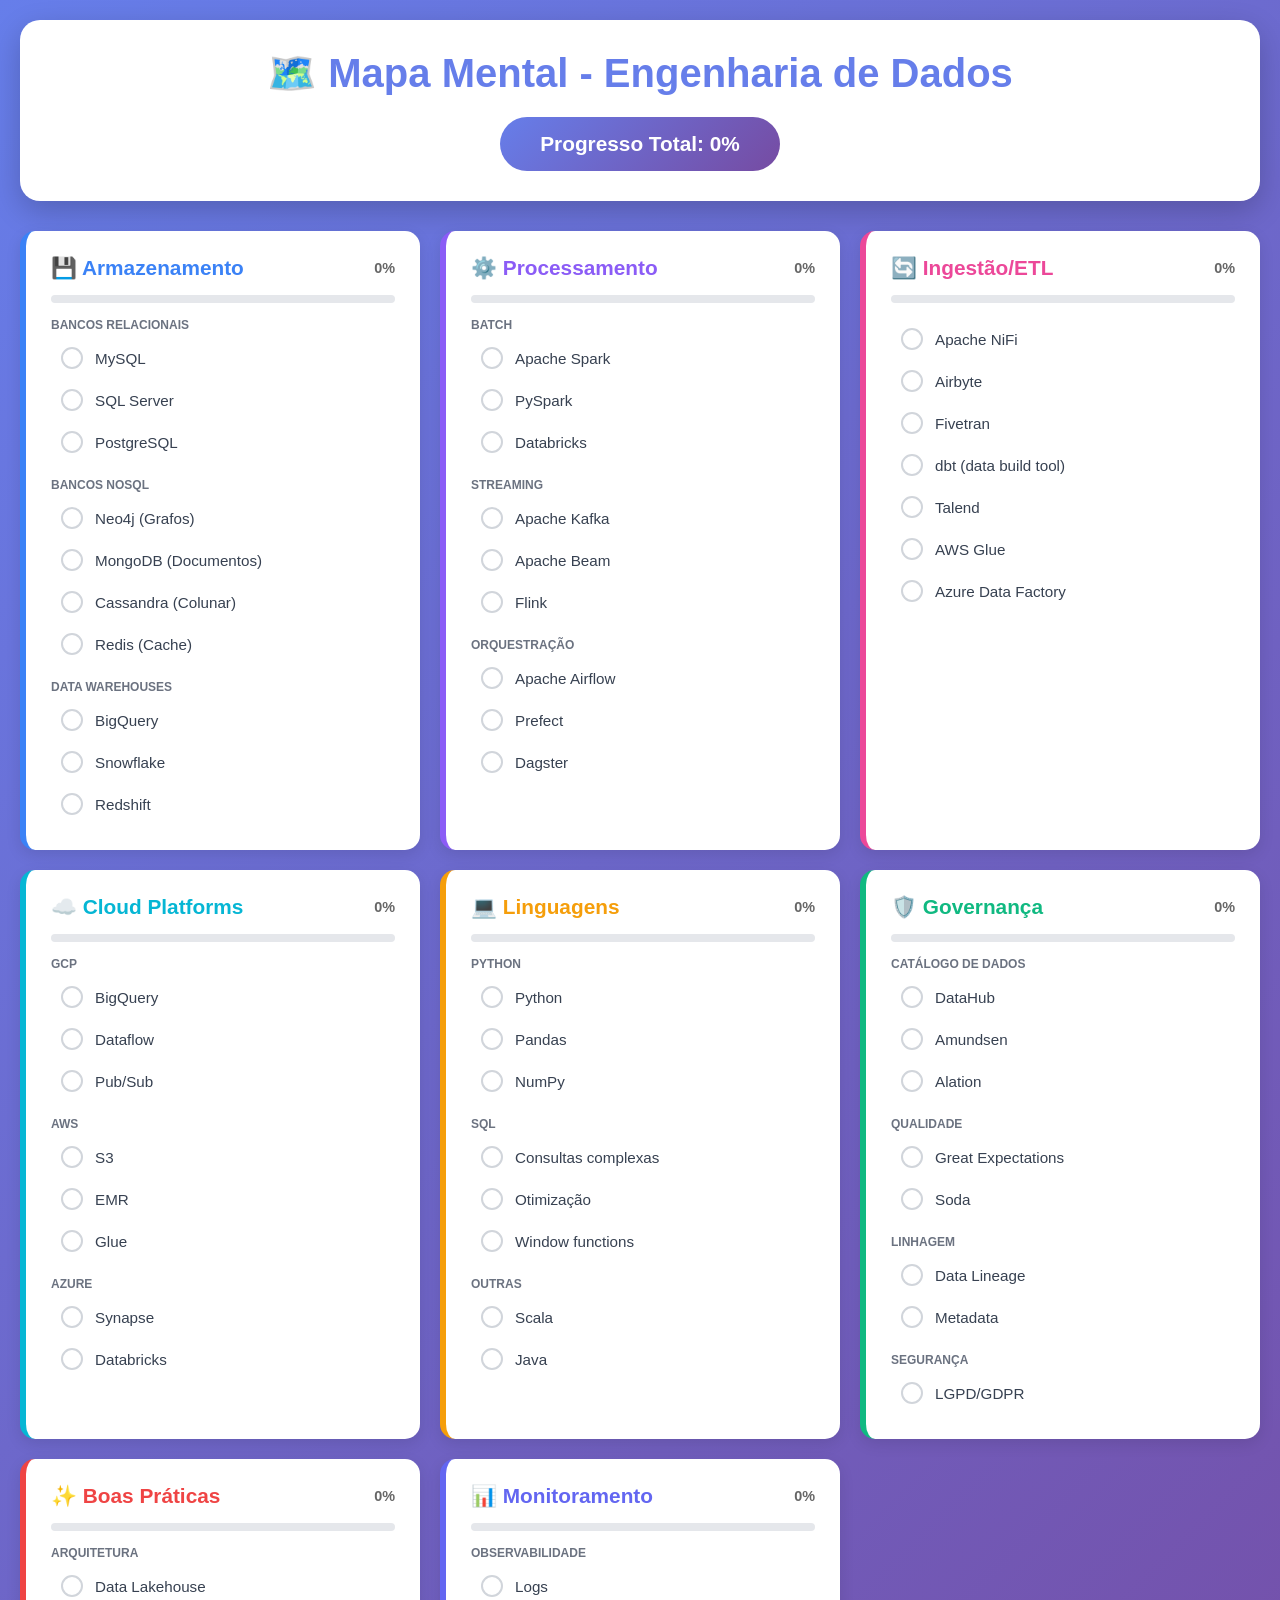
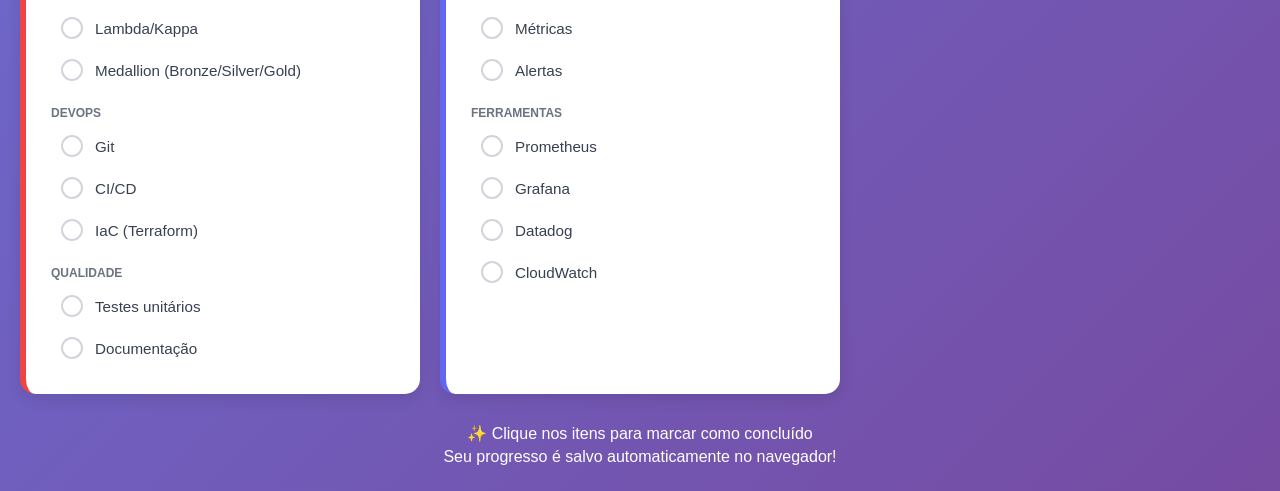
<file: atividades.html>
<!DOCTYPE html>
<html lang="pt-BR">
<head>
    <meta charset="UTF-8">
    <meta name="viewport" content="width=device-width, initial-scale=1.0">
    <title>Mapa Mental - Engenharia de Dados</title>
    <style>
        * {
            margin: 0;
            padding: 0;
            box-sizing: border-box;
        }
        
        body {
            font-family: 'Segoe UI', Tahoma, Geneva, Verdana, sans-serif;
            background: linear-gradient(135deg, #667eea 0%, #764ba2 100%);
            padding: 20px;
            min-height: 100vh;
        }
        
        .container {
            max-width: 1400px;
            margin: 0 auto;
        }
        
        .header {
            background: white;
            border-radius: 20px;
            padding: 30px;
            margin-bottom: 30px;
            box-shadow: 0 10px 30px rgba(0,0,0,0.2);
            text-align: center;
        }
        
        h1 {
            color: #667eea;
            font-size: 2.5em;
            margin-bottom: 20px;
        }
        
        .total-progress {
            display: inline-block;
            background: linear-gradient(135deg, #667eea 0%, #764ba2 100%);
            color: white;
            padding: 15px 40px;
            border-radius: 50px;
            font-size: 1.3em;
            font-weight: bold;
        }
        
        .grid {
            display: grid;
            grid-template-columns: repeat(auto-fit, minmax(350px, 1fr));
            gap: 20px;
            margin-bottom: 30px;
        }
        
        .branch {
            background: white;
            border-radius: 15px;
            padding: 25px;
            box-shadow: 0 5px 15px rgba(0,0,0,0.1);
            transition: transform 0.3s, box-shadow 0.3s;
        }
        
        .branch:hover {
            transform: translateY(-5px);
            box-shadow: 0 10px 25px rgba(0,0,0,0.2);
        }
        
        .branch-header {
            display: flex;
            justify-content: space-between;
            align-items: center;
            margin-bottom: 15px;
        }
        
        .branch-title {
            font-size: 1.3em;
            font-weight: bold;
        }
        
        .branch-percent {
            font-size: 0.9em;
            font-weight: bold;
            color: #666;
        }
        
        .progress-bar {
            width: 100%;
            height: 8px;
            background: #e5e7eb;
            border-radius: 10px;
            margin-bottom: 15px;
            overflow: hidden;
        }
        
        .progress-fill {
            height: 100%;
            border-radius: 10px;
            transition: width 0.3s;
        }
        
        .category-label {
            font-size: 0.75em;
            font-weight: bold;
            color: #6b7280;
            text-transform: uppercase;
            margin-top: 15px;
            margin-bottom: 5px;
        }
        
        .item {
            display: flex;
            align-items: center;
            gap: 12px;
            padding: 10px;
            border-radius: 8px;
            cursor: pointer;
            transition: background 0.2s;
        }
        
        .item:hover {
            background: #f3f4f6;
        }
        
        .checkbox {
            width: 22px;
            height: 22px;
            border: 2px solid #d1d5db;
            border-radius: 50%;
            flex-shrink: 0;
            display: flex;
            align-items: center;
            justify-content: center;
            transition: all 0.2s;
        }
        
        .checkbox.checked {
            border-color: currentColor;
            background: currentColor;
        }
        
        .checkbox.checked::after {
            content: '✓';
            color: white;
            font-size: 14px;
            font-weight: bold;
        }
        
        .item-label {
            font-size: 0.95em;
            color: #374151;
        }
        
        .item-label.completed {
            text-decoration: line-through;
            color: #9ca3af;
        }
        
        .footer {
            text-align: center;
            color: white;
            margin-top: 20px;
        }
        
        .footer p {
            margin: 5px 0;
        }
        
        @media (max-width: 768px) {
            .grid {
                grid-template-columns: 1fr;
            }
            h1 {
                font-size: 1.8em;
            }
        }
    </style>
</head>
<body>
    <div class="container">
        <div class="header">
            <h1>🗺️ Mapa Mental - Engenharia de Dados</h1>
            <div class="total-progress" id="totalProgress">Progresso Total: 0%</div>
        </div>
        
        <div class="grid" id="branchesGrid"></div>
        
        <div class="footer">
            <p>✨ Clique nos itens para marcar como concluído</p>
            <p>Seu progresso é salvo automaticamente no navegador!</p>
        </div>
    </div>

    <script>
        const branches = [
            {
                id: 'storage',
                title: '💾 Armazenamento',
                color: '#3b82f6',
                items: [
                    { id: 'mysql', label: 'MySQL', category: 'Bancos Relacionais' },
                    { id: 'sqlserver', label: 'SQL Server', category: 'Bancos Relacionais' },
                    { id: 'postgresql', label: 'PostgreSQL', category: 'Bancos Relacionais' },
                    { id: 'neo4j', label: 'Neo4j (Grafos)', category: 'Bancos NoSQL' },
                    { id: 'mongodb', label: 'MongoDB (Documentos)', category: 'Bancos NoSQL' },
                    { id: 'cassandra', label: 'Cassandra (Colunar)', category: 'Bancos NoSQL' },
                    { id: 'redis', label: 'Redis (Cache)', category: 'Bancos NoSQL' },
                    { id: 'bigquery', label: 'BigQuery', category: 'Data Warehouses' },
                    { id: 'snowflake', label: 'Snowflake', category: 'Data Warehouses' },
                    { id: 'redshift', label: 'Redshift', category: 'Data Warehouses' }
                ]
            },
            {
                id: 'processing',
                title: '⚙️ Processamento',
                color: '#8b5cf6',
                items: [
                    { id: 'spark', label: 'Apache Spark', category: 'Batch' },
                    { id: 'pyspark', label: 'PySpark', category: 'Batch' },
                    { id: 'databricks', label: 'Databricks', category: 'Batch' },
                    { id: 'kafka', label: 'Apache Kafka', category: 'Streaming' },
                    { id: 'beam', label: 'Apache Beam', category: 'Streaming' },
                    { id: 'flink', label: 'Flink', category: 'Streaming' },
                    { id: 'airflow', label: 'Apache Airflow', category: 'Orquestração' },
                    { id: 'prefect', label: 'Prefect', category: 'Orquestração' },
                    { id: 'dagster', label: 'Dagster', category: 'Orquestração' }
                ]
            },
            {
                id: 'ingestion',
                title: '🔄 Ingestão/ETL',
                color: '#ec4899',
                items: [
                    { id: 'nifi', label: 'Apache NiFi' },
                    { id: 'airbyte', label: 'Airbyte' },
                    { id: 'fivetran', label: 'Fivetran' },
                    { id: 'dbt', label: 'dbt (data build tool)' },
                    { id: 'talend', label: 'Talend' },
                    { id: 'glue', label: 'AWS Glue' },
                    { id: 'adf', label: 'Azure Data Factory' }
                ]
            },
            {
                id: 'cloud',
                title: '☁️ Cloud Platforms',
                color: '#06b6d4',
                items: [
                    { id: 'gcp-bq', label: 'BigQuery', category: 'GCP' },
                    { id: 'gcp-dataflow', label: 'Dataflow', category: 'GCP' },
                    { id: 'gcp-pubsub', label: 'Pub/Sub', category: 'GCP' },
                    { id: 'aws-s3', label: 'S3', category: 'AWS' },
                    { id: 'aws-emr', label: 'EMR', category: 'AWS' },
                    { id: 'aws-glue2', label: 'Glue', category: 'AWS' },
                    { id: 'azure-synapse', label: 'Synapse', category: 'Azure' },
                    { id: 'azure-databricks', label: 'Databricks', category: 'Azure' }
                ]
            },
            {
                id: 'languages',
                title: '💻 Linguagens',
                color: '#f59e0b',
                items: [
                    { id: 'python', label: 'Python', category: 'Python' },
                    { id: 'pandas', label: 'Pandas', category: 'Python' },
                    { id: 'numpy', label: 'NumPy', category: 'Python' },
                    { id: 'sql-complex', label: 'Consultas complexas', category: 'SQL' },
                    { id: 'sql-opt', label: 'Otimização', category: 'SQL' },
                    { id: 'sql-window', label: 'Window functions', category: 'SQL' },
                    { id: 'scala', label: 'Scala', category: 'Outras' },
                    { id: 'java', label: 'Java', category: 'Outras' }
                ]
            },
            {
                id: 'governance',
                title: '🛡️ Governança',
                color: '#10b981',
                items: [
                    { id: 'datahub', label: 'DataHub', category: 'Catálogo de Dados' },
                    { id: 'amundsen', label: 'Amundsen', category: 'Catálogo de Dados' },
                    { id: 'alation', label: 'Alation', category: 'Catálogo de Dados' },
                    { id: 'great-exp', label: 'Great Expectations', category: 'Qualidade' },
                    { id: 'soda', label: 'Soda', category: 'Qualidade' },
                    { id: 'lineage', label: 'Data Lineage', category: 'Linhagem' },
                    { id: 'metadata', label: 'Metadata', category: 'Linhagem' },
                    { id: 'lgpd', label: 'LGPD/GDPR', category: 'Segurança' }
                ]
            },
            {
                id: 'practices',
                title: '✨ Boas Práticas',
                color: '#ef4444',
                items: [
                    { id: 'lakehouse', label: 'Data Lakehouse', category: 'Arquitetura' },
                    { id: 'lambda', label: 'Lambda/Kappa', category: 'Arquitetura' },
                    { id: 'medallion', label: 'Medallion (Bronze/Silver/Gold)', category: 'Arquitetura' },
                    { id: 'git', label: 'Git', category: 'DevOps' },
                    { id: 'cicd', label: 'CI/CD', category: 'DevOps' },
                    { id: 'terraform', label: 'IaC (Terraform)', category: 'DevOps' },
                    { id: 'tests', label: 'Testes unitários', category: 'Qualidade' },
                    { id: 'docs', label: 'Documentação', category: 'Qualidade' }
                ]
            },
            {
                id: 'monitoring',
                title: '📊 Monitoramento',
                color: '#6366f1',
                items: [
                    { id: 'logs', label: 'Logs', category: 'Observabilidade' },
                    { id: 'metrics', label: 'Métricas', category: 'Observabilidade' },
                    { id: 'alerts', label: 'Alertas', category: 'Observabilidade' },
                    { id: 'prometheus', label: 'Prometheus', category: 'Ferramentas' },
                    { id: 'grafana', label: 'Grafana', category: 'Ferramentas' },
                    { id: 'datadog', label: 'Datadog', category: 'Ferramentas' },
                    { id: 'cloudwatch', label: 'CloudWatch', category: 'Ferramentas' }
                ]
            }
        ];

        let completedItems = {};

        function loadProgress() {
            const saved = localStorage.getItem('engineering-progress');
            if (saved) {
                completedItems = JSON.parse(saved);
            }
        }

        function saveProgress() {
            localStorage.setItem('engineering-progress', JSON.stringify(completedItems));
        }

        function toggleItem(itemId) {
            completedItems[itemId] = !completedItems[itemId];
            saveProgress();
            render();
        }

        function calculateProgress(branch) {
            const completed = branch.items.filter(item => completedItems[item.id]).length;
            return Math.round((completed / branch.items.length) * 100);
        }

        function calculateTotalProgress() {
            const total = branches.reduce((sum, branch) => sum + branch.items.length, 0);
            const completed = Object.values(completedItems).filter(Boolean).length;
            return Math.round((completed / total) * 100);
        }

        function render() {
            const grid = document.getElementById('branchesGrid');
            grid.innerHTML = '';

            branches.forEach(branch => {
                const progress = calculateProgress(branch);
                const branchDiv = document.createElement('div');
                branchDiv.className = 'branch';
                branchDiv.style.borderLeft = `6px solid ${branch.color}`;

                let itemsHtml = '';
                let currentCategory = null;

                branch.items.forEach(item => {
                    const showCategory = item.category && item.category !== currentCategory;
                    if (showCategory) {
                        currentCategory = item.category;
                        itemsHtml += `<div class="category-label">${item.category}</div>`;
                    }

                    const isCompleted = completedItems[item.id];
                    itemsHtml += `
                        <div class="item" onclick="toggleItem('${item.id}')">
                            <div class="checkbox ${isCompleted ? 'checked' : ''}" style="color: ${branch.color}"></div>
                            <div class="item-label ${isCompleted ? 'completed' : ''}">${item.label}</div>
                        </div>
                    `;
                });

                branchDiv.innerHTML = `
                    <div class="branch-header">
                        <div class="branch-title" style="color: ${branch.color}">${branch.title}</div>
                        <div class="branch-percent">${progress}%</div>
                    </div>
                    <div class="progress-bar">
                        <div class="progress-fill" style="width: ${progress}%; background: ${branch.color}"></div>
                    </div>
                    ${itemsHtml}
                `;

                grid.appendChild(branchDiv);
            });

            document.getElementById('totalProgress').textContent = `Progresso Total: ${calculateTotalProgress()}%`;
        }

        loadProgress();
        render();
    </script>
</body>
</html>
</file>
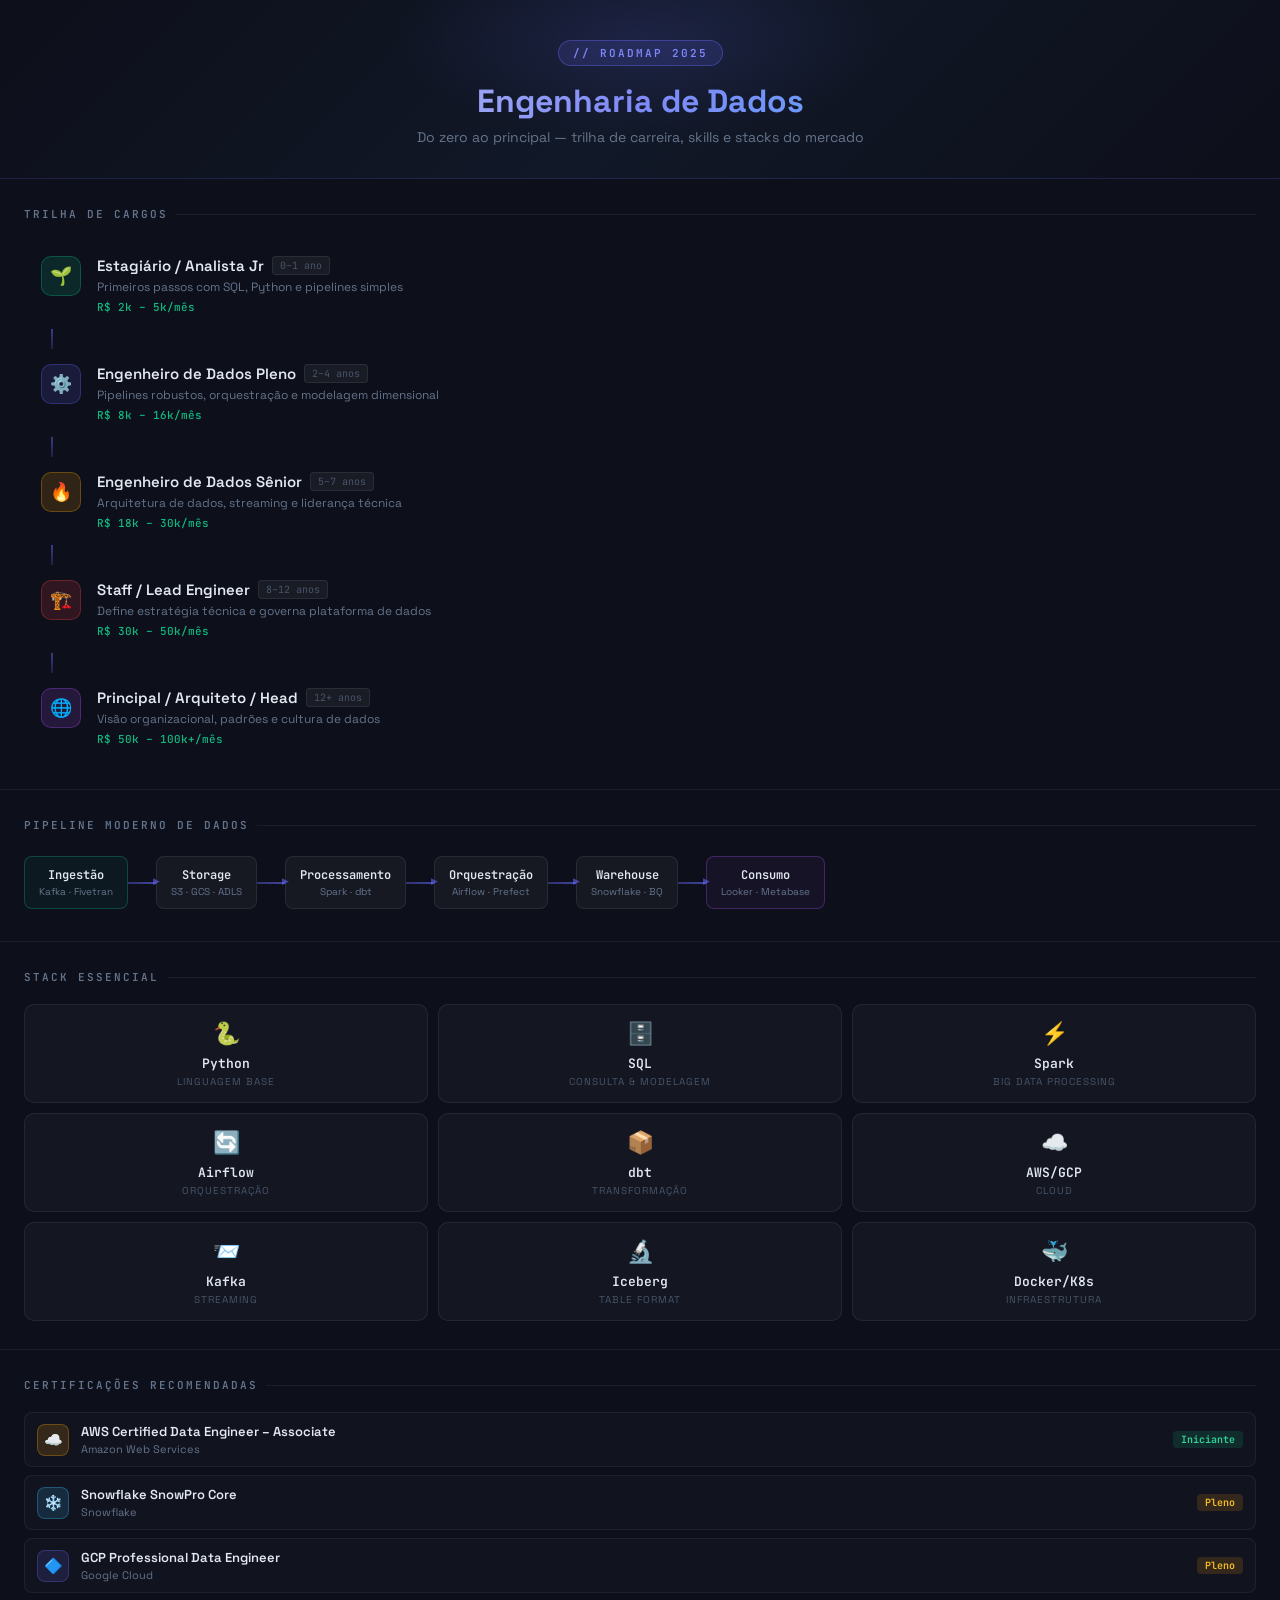
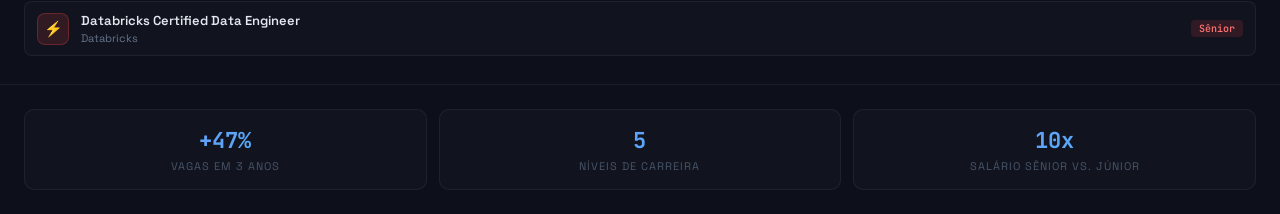
<file: data_engineering_career_guide.html>
<!DOCTYPE html>
<html>
<head>
<style>
  @import url('https://fonts.googleapis.com/css2?family=Space+Grotesk:wght@400;500;600;700&family=JetBrains+Mono:wght@400;500&display=swap');

  * { box-sizing: border-box; margin: 0; padding: 0; }

  body {
    background: #0d0f1a;
    color: #e2e8f0;
    font-family: 'Space Grotesk', sans-serif;
    min-height: 100vh;
    padding: 0;
  }

  .hero {
    background: linear-gradient(135deg, #0d0f1a 0%, #111827 50%, #0d0f1a 100%);
    padding: 40px 32px 32px;
    text-align: center;
    position: relative;
    overflow: hidden;
    border-bottom: 1px solid rgba(99,102,241,0.2);
  }

  .hero::before {
    content: '';
    position: absolute;
    top: -60px; left: 50%; transform: translateX(-50%);
    width: 500px; height: 200px;
    background: radial-gradient(ellipse, rgba(99,102,241,0.15) 0%, transparent 70%);
    pointer-events: none;
  }

  .hero-tag {
    display: inline-block;
    background: rgba(99,102,241,0.15);
    border: 1px solid rgba(99,102,241,0.4);
    color: #818cf8;
    font-size: 11px;
    font-weight: 600;
    letter-spacing: 2px;
    text-transform: uppercase;
    padding: 5px 14px;
    border-radius: 20px;
    margin-bottom: 16px;
    font-family: 'JetBrains Mono', monospace;
  }

  .hero h1 {
    font-size: 32px;
    font-weight: 700;
    line-height: 1.2;
    margin-bottom: 8px;
    background: linear-gradient(135deg, #e2e8f0 0%, #818cf8 50%, #38bdf8 100%);
    -webkit-background-clip: text;
    -webkit-text-fill-color: transparent;
    background-clip: text;
  }

  .hero p {
    color: #64748b;
    font-size: 14px;
    max-width: 480px;
    margin: 0 auto;
  }

  .section {
    padding: 28px 24px;
    border-bottom: 1px solid rgba(255,255,255,0.06);
  }

  .section-title {
    font-size: 11px;
    font-weight: 600;
    letter-spacing: 2px;
    text-transform: uppercase;
    color: #64748b;
    font-family: 'JetBrains Mono', monospace;
    margin-bottom: 20px;
    display: flex;
    align-items: center;
    gap: 8px;
  }

  .section-title::after {
    content: '';
    flex: 1;
    height: 1px;
    background: rgba(255,255,255,0.06);
  }

  /* CAREER TRACK */
  .track-container {
    display: flex;
    flex-direction: column;
    gap: 0;
    position: relative;
  }

  .track-connector {
    width: 2px;
    height: 20px;
    background: linear-gradient(to bottom, rgba(99,102,241,0.5), rgba(99,102,241,0.2));
    margin-left: 27px;
  }

  .track-item {
    display: flex;
    gap: 16px;
    align-items: flex-start;
    cursor: pointer;
    padding: 14px 16px;
    border-radius: 10px;
    border: 1px solid transparent;
    transition: all 0.2s;
    position: relative;
  }

  .track-item:hover {
    background: rgba(99,102,241,0.06);
    border-color: rgba(99,102,241,0.2);
  }

  .track-item.active {
    background: rgba(99,102,241,0.1);
    border-color: rgba(99,102,241,0.35);
  }

  .track-icon {
    width: 40px;
    height: 40px;
    border-radius: 10px;
    display: flex;
    align-items: center;
    justify-content: center;
    font-size: 18px;
    flex-shrink: 0;
    font-family: serif;
  }

  .level-1 .track-icon { background: rgba(16,185,129,0.15); border: 1px solid rgba(16,185,129,0.3); }
  .level-2 .track-icon { background: rgba(99,102,241,0.15); border: 1px solid rgba(99,102,241,0.3); }
  .level-3 .track-icon { background: rgba(245,158,11,0.15); border: 1px solid rgba(245,158,11,0.3); }
  .level-4 .track-icon { background: rgba(239,68,68,0.15); border: 1px solid rgba(239,68,68,0.3); }
  .level-5 .track-icon { background: rgba(168,85,247,0.15); border: 1px solid rgba(168,85,247,0.3); }

  .track-info { flex: 1; }

  .track-title {
    font-size: 15px;
    font-weight: 600;
    color: #e2e8f0;
    margin-bottom: 3px;
    display: flex;
    align-items: center;
    gap: 8px;
  }

  .track-years {
    font-family: 'JetBrains Mono', monospace;
    font-size: 10px;
    color: #475569;
    background: rgba(255,255,255,0.05);
    border: 1px solid rgba(255,255,255,0.08);
    padding: 2px 7px;
    border-radius: 4px;
    font-weight: 400;
  }

  .track-desc {
    font-size: 12px;
    color: #64748b;
    line-height: 1.5;
  }

  .track-salary {
    font-family: 'JetBrains Mono', monospace;
    font-size: 11px;
    color: #10b981;
    margin-top: 4px;
    font-weight: 500;
  }

  /* DETAIL PANEL */
  .detail-panel {
    background: rgba(15,17,28,0.9);
    border: 1px solid rgba(99,102,241,0.25);
    border-radius: 12px;
    padding: 20px;
    margin-top: 8px;
    display: none;
    animation: fadeIn 0.2s ease;
  }

  .detail-panel.open { display: block; }

  @keyframes fadeIn {
    from { opacity: 0; transform: translateY(-4px); }
    to { opacity: 1; transform: translateY(0); }
  }

  .skills-grid {
    display: grid;
    grid-template-columns: 1fr 1fr;
    gap: 12px;
    margin-bottom: 12px;
  }

  .skill-group h4 {
    font-size: 10px;
    font-weight: 600;
    letter-spacing: 1.5px;
    text-transform: uppercase;
    color: #475569;
    font-family: 'JetBrains Mono', monospace;
    margin-bottom: 8px;
  }

  .skill-tag {
    display: inline-block;
    padding: 3px 9px;
    border-radius: 5px;
    font-size: 11px;
    font-family: 'JetBrains Mono', monospace;
    margin: 2px;
    font-weight: 500;
  }

  .tag-sql { background: rgba(56,189,248,0.1); color: #38bdf8; border: 1px solid rgba(56,189,248,0.2); }
  .tag-python { background: rgba(250,204,21,0.1); color: #facc15; border: 1px solid rgba(250,204,21,0.2); }
  .tag-spark { background: rgba(249,115,22,0.1); color: #f97316; border: 1px solid rgba(249,115,22,0.2); }
  .tag-cloud { background: rgba(99,102,241,0.1); color: #818cf8; border: 1px solid rgba(99,102,241,0.2); }
  .tag-arch { background: rgba(168,85,247,0.1); color: #c084fc; border: 1px solid rgba(168,85,247,0.2); }
  .tag-lead { background: rgba(16,185,129,0.1); color: #34d399; border: 1px solid rgba(16,185,129,0.2); }

  /* STACK GRID */
  .stack-grid {
    display: grid;
    grid-template-columns: repeat(3, 1fr);
    gap: 10px;
  }

  .stack-card {
    background: rgba(255,255,255,0.03);
    border: 1px solid rgba(255,255,255,0.07);
    border-radius: 10px;
    padding: 14px 12px;
    transition: all 0.2s;
    cursor: pointer;
    text-align: center;
  }

  .stack-card:hover {
    background: rgba(99,102,241,0.08);
    border-color: rgba(99,102,241,0.25);
    transform: translateY(-1px);
  }

  .stack-emoji { font-size: 22px; margin-bottom: 8px; display: block; }

  .stack-name {
    font-size: 13px;
    font-weight: 600;
    color: #e2e8f0;
    margin-bottom: 3px;
    font-family: 'JetBrains Mono', monospace;
  }

  .stack-cat {
    font-size: 10px;
    color: #475569;
    text-transform: uppercase;
    letter-spacing: 1px;
  }

  /* PIPELINE */
  .pipeline {
    display: flex;
    align-items: center;
    gap: 0;
    overflow-x: auto;
    padding: 4px 0;
    scrollbar-width: thin;
  }

  .pipe-step {
    flex-shrink: 0;
    background: rgba(255,255,255,0.04);
    border: 1px solid rgba(255,255,255,0.08);
    border-radius: 8px;
    padding: 10px 14px;
    text-align: center;
    min-width: 90px;
  }

  .pipe-step:first-child { border-color: rgba(16,185,129,0.3); background: rgba(16,185,129,0.06); }
  .pipe-step:last-child { border-color: rgba(168,85,247,0.3); background: rgba(168,85,247,0.06); }

  .pipe-name {
    font-size: 12px;
    font-weight: 600;
    color: #e2e8f0;
    font-family: 'JetBrains Mono', monospace;
  }

  .pipe-tool {
    font-size: 10px;
    color: #64748b;
    margin-top: 2px;
  }

  .pipe-arrow {
    flex-shrink: 0;
    width: 28px;
    height: 2px;
    background: linear-gradient(to right, rgba(99,102,241,0.4), rgba(99,102,241,0.6));
    position: relative;
  }

  .pipe-arrow::after {
    content: '▶';
    position: absolute;
    right: -4px;
    top: -7px;
    font-size: 9px;
    color: rgba(99,102,241,0.6);
  }

  /* CERTS */
  .cert-list {
    display: flex;
    flex-direction: column;
    gap: 8px;
  }

  .cert-item {
    display: flex;
    align-items: center;
    gap: 12px;
    padding: 10px 12px;
    background: rgba(255,255,255,0.02);
    border: 1px solid rgba(255,255,255,0.06);
    border-radius: 8px;
    cursor: pointer;
    transition: all 0.2s;
    text-decoration: none;
  }

  .cert-item:hover {
    background: rgba(255,255,255,0.05);
    border-color: rgba(255,255,255,0.12);
  }

  .cert-badge {
    width: 32px;
    height: 32px;
    border-radius: 8px;
    display: flex;
    align-items: center;
    justify-content: center;
    font-size: 15px;
    flex-shrink: 0;
    font-family: serif;
  }

  .cert-info h4 {
    font-size: 13px;
    font-weight: 600;
    color: #e2e8f0;
    margin-bottom: 2px;
  }

  .cert-info p {
    font-size: 11px;
    color: #64748b;
  }

  .cert-level {
    margin-left: auto;
    font-size: 10px;
    font-family: 'JetBrains Mono', monospace;
    padding: 2px 8px;
    border-radius: 4px;
    font-weight: 600;
    flex-shrink: 0;
  }

  .lvl-basic { background: rgba(16,185,129,0.15); color: #34d399; }
  .lvl-inter { background: rgba(245,158,11,0.15); color: #fbbf24; }
  .lvl-adv   { background: rgba(239,68,68,0.15); color: #f87171; }

  /* FOOTER STAT */
  .stats-row {
    display: grid;
    grid-template-columns: repeat(3, 1fr);
    gap: 12px;
    padding: 24px;
  }

  .stat {
    text-align: center;
    padding: 16px;
    background: rgba(255,255,255,0.02);
    border: 1px solid rgba(255,255,255,0.06);
    border-radius: 10px;
  }

  .stat-val {
    font-size: 22px;
    font-weight: 700;
    font-family: 'JetBrains Mono', monospace;
    background: linear-gradient(135deg, #818cf8, #38bdf8);
    -webkit-background-clip: text;
    -webkit-text-fill-color: transparent;
    background-clip: text;
  }

  .stat-label {
    font-size: 11px;
    color: #475569;
    margin-top: 4px;
    text-transform: uppercase;
    letter-spacing: 1px;
  }
</style>
</head>
<body>

<div class="hero">
  <div class="hero-tag">// roadmap 2025</div>
  <h1>Engenharia de Dados</h1>
  <p>Do zero ao principal — trilha de carreira, skills e stacks do mercado</p>
</div>

<!-- CAREER TRACK -->
<div class="section">
  <div class="section-title">Trilha de cargos</div>
  <div class="track-container" id="track">

    <div class="track-item level-1" onclick="toggle(this, 0)">
      <div class="track-icon">🌱</div>
      <div class="track-info">
        <div class="track-title">Estagiário / Analista Jr <span class="track-years">0–1 ano</span></div>
        <div class="track-desc">Primeiros passos com SQL, Python e pipelines simples</div>
        <div class="track-salary">R$ 2k – 5k/mês</div>
      </div>
    </div>
    <div class="detail-panel" id="d0">
      <div class="skills-grid">
        <div class="skill-group"><h4>Técnico</h4>
          <span class="skill-tag tag-sql">SQL básico</span>
          <span class="skill-tag tag-python">Python</span>
          <span class="skill-tag tag-sql">Excel/Sheets</span>
        </div>
        <div class="skill-group"><h4>Ferramentas</h4>
          <span class="skill-tag tag-cloud">Git</span>
          <span class="skill-tag tag-sql">DBeaver</span>
          <span class="skill-tag tag-python">Pandas</span>
        </div>
      </div>
      <div style="font-size:12px;color:#64748b">Foco: aprender fundamentos de bancos de dados, versionamento de código e lógica de ETL básica.</div>
    </div>
    <div class="track-connector"></div>

    <div class="track-item level-2" onclick="toggle(this, 1)">
      <div class="track-icon">⚙️</div>
      <div class="track-info">
        <div class="track-title">Engenheiro de Dados Pleno <span class="track-years">2–4 anos</span></div>
        <div class="track-desc">Pipelines robustos, orquestração e modelagem dimensional</div>
        <div class="track-salary">R$ 8k – 16k/mês</div>
      </div>
    </div>
    <div class="detail-panel" id="d1">
      <div class="skills-grid">
        <div class="skill-group"><h4>Técnico</h4>
          <span class="skill-tag tag-sql">SQL avançado</span>
          <span class="skill-tag tag-spark">Airflow</span>
          <span class="skill-tag tag-python">dbt</span>
          <span class="skill-tag tag-spark">Spark básico</span>
        </div>
        <div class="skill-group"><h4>Cloud</h4>
          <span class="skill-tag tag-cloud">AWS / GCP</span>
          <span class="skill-tag tag-cloud">S3 / BigQuery</span>
          <span class="skill-tag tag-cloud">Docker</span>
        </div>
      </div>
      <div style="font-size:12px;color:#64748b">Foco: construir e manter pipelines confiáveis, testes de qualidade de dados e modelagem de Data Warehouse.</div>
    </div>
    <div class="track-connector"></div>

    <div class="track-item level-3" onclick="toggle(this, 2)">
      <div class="track-icon">🔥</div>
      <div class="track-info">
        <div class="track-title">Engenheiro de Dados Sênior <span class="track-years">5–7 anos</span></div>
        <div class="track-desc">Arquitetura de dados, streaming e liderança técnica</div>
        <div class="track-salary">R$ 18k – 30k/mês</div>
      </div>
    </div>
    <div class="detail-panel" id="d2">
      <div class="skills-grid">
        <div class="skill-group"><h4>Técnico</h4>
          <span class="skill-tag tag-spark">Spark / Flink</span>
          <span class="skill-tag tag-spark">Kafka</span>
          <span class="skill-tag tag-arch">Data Mesh</span>
          <span class="skill-tag tag-python">Iceberg/Delta</span>
        </div>
        <div class="skill-group"><h4>Soft skills</h4>
          <span class="skill-tag tag-lead">Mentoria</span>
          <span class="skill-tag tag-lead">Código review</span>
          <span class="skill-tag tag-lead">Escrita técnica</span>
        </div>
      </div>
      <div style="font-size:12px;color:#64748b">Foco: decisões de arquitetura, definição de padrões de engenharia e apoio a times de analytics e ML.</div>
    </div>
    <div class="track-connector"></div>

    <div class="track-item level-4" onclick="toggle(this, 3)">
      <div class="track-icon">🏗️</div>
      <div class="track-info">
        <div class="track-title">Staff / Lead Engineer <span class="track-years">8–12 anos</span></div>
        <div class="track-desc">Define estratégia técnica e governa plataforma de dados</div>
        <div class="track-salary">R$ 30k – 50k/mês</div>
      </div>
    </div>
    <div class="detail-panel" id="d3">
      <div class="skills-grid">
        <div class="skill-group"><h4>Técnico</h4>
          <span class="skill-tag tag-arch">Data Lakehouse</span>
          <span class="skill-tag tag-arch">Data Catalog</span>
          <span class="skill-tag tag-cloud">Multi-cloud</span>
        </div>
        <div class="skill-group"><h4>Liderança</h4>
          <span class="skill-tag tag-lead">OKRs técnicos</span>
          <span class="skill-tag tag-lead">Roadmap</span>
          <span class="skill-tag tag-lead">Hiring</span>
        </div>
      </div>
      <div style="font-size:12px;color:#64748b">Foco: visão cross-time, eliminação de dívida técnica e alinhamento com produto e negócio.</div>
    </div>
    <div class="track-connector"></div>

    <div class="track-item level-5" onclick="toggle(this, 4)">
      <div class="track-icon">🌐</div>
      <div class="track-info">
        <div class="track-title">Principal / Arquiteto / Head <span class="track-years">12+ anos</span></div>
        <div class="track-desc">Visão organizacional, padrões e cultura de dados</div>
        <div class="track-salary">R$ 50k – 100k+/mês</div>
      </div>
    </div>
    <div class="detail-panel" id="d4">
      <div class="skills-grid">
        <div class="skill-group"><h4>Estratégico</h4>
          <span class="skill-tag tag-arch">Data Strategy</span>
          <span class="skill-tag tag-arch">Governance</span>
          <span class="skill-tag tag-arch">Data Contracts</span>
        </div>
        <div class="skill-group"><h4>Negócio</h4>
          <span class="skill-tag tag-lead">C-level comms</span>
          <span class="skill-tag tag-lead">Budget</span>
          <span class="skill-tag tag-lead">Vendor mgmt</span>
        </div>
      </div>
      <div style="font-size:12px;color:#64748b">Foco: influenciar cultura data-driven, data mesh organizacional e modernização da plataforma.</div>
    </div>

  </div>
</div>

<!-- PIPELINE -->
<div class="section">
  <div class="section-title">Pipeline moderno de dados</div>
  <div class="pipeline">
    <div class="pipe-step"><div class="pipe-name">Ingestão</div><div class="pipe-tool">Kafka · Fivetran</div></div>
    <div class="pipe-arrow"></div>
    <div class="pipe-step"><div class="pipe-name">Storage</div><div class="pipe-tool">S3 · GCS · ADLS</div></div>
    <div class="pipe-arrow"></div>
    <div class="pipe-step"><div class="pipe-name">Processamento</div><div class="pipe-tool">Spark · dbt</div></div>
    <div class="pipe-arrow"></div>
    <div class="pipe-step"><div class="pipe-name">Orquestração</div><div class="pipe-tool">Airflow · Prefect</div></div>
    <div class="pipe-arrow"></div>
    <div class="pipe-step"><div class="pipe-name">Warehouse</div><div class="pipe-tool">Snowflake · BQ</div></div>
    <div class="pipe-arrow"></div>
    <div class="pipe-step"><div class="pipe-name">Consumo</div><div class="pipe-tool">Looker · Metabase</div></div>
  </div>
</div>

<!-- STACK -->
<div class="section">
  <div class="section-title">Stack essencial</div>
  <div class="stack-grid">
    <div class="stack-card"><span class="stack-emoji">🐍</span><div class="stack-name">Python</div><div class="stack-cat">Linguagem base</div></div>
    <div class="stack-card"><span class="stack-emoji">🗄️</span><div class="stack-name">SQL</div><div class="stack-cat">Consulta & modelagem</div></div>
    <div class="stack-card"><span class="stack-emoji">⚡</span><div class="stack-name">Spark</div><div class="stack-cat">Big data processing</div></div>
    <div class="stack-card"><span class="stack-emoji">🔄</span><div class="stack-name">Airflow</div><div class="stack-cat">Orquestração</div></div>
    <div class="stack-card"><span class="stack-emoji">📦</span><div class="stack-name">dbt</div><div class="stack-cat">Transformação</div></div>
    <div class="stack-card"><span class="stack-emoji">☁️</span><div class="stack-name">AWS/GCP</div><div class="stack-cat">Cloud</div></div>
    <div class="stack-card"><span class="stack-emoji">📨</span><div class="stack-name">Kafka</div><div class="stack-cat">Streaming</div></div>
    <div class="stack-card"><span class="stack-emoji">🔬</span><div class="stack-name">Iceberg</div><div class="stack-cat">Table format</div></div>
    <div class="stack-card"><span class="stack-emoji">🐳</span><div class="stack-name">Docker/K8s</div><div class="stack-cat">Infraestrutura</div></div>
  </div>
</div>

<!-- CERTIFICAÇÕES -->
<div class="section">
  <div class="section-title">Certificações recomendadas</div>
  <div class="cert-list">
    <div class="cert-item">
      <div class="cert-badge" style="background:rgba(245,158,11,0.15);border:1px solid rgba(245,158,11,0.3)">☁️</div>
      <div class="cert-info"><h4>AWS Certified Data Engineer – Associate</h4><p>Amazon Web Services</p></div>
      <span class="cert-level lvl-basic">Iniciante</span>
    </div>
    <div class="cert-item">
      <div class="cert-badge" style="background:rgba(56,189,248,0.15);border:1px solid rgba(56,189,248,0.3)">❄️</div>
      <div class="cert-info"><h4>Snowflake SnowPro Core</h4><p>Snowflake</p></div>
      <span class="cert-level lvl-inter">Pleno</span>
    </div>
    <div class="cert-item">
      <div class="cert-badge" style="background:rgba(99,102,241,0.15);border:1px solid rgba(99,102,241,0.3)">🔷</div>
      <div class="cert-info"><h4>GCP Professional Data Engineer</h4><p>Google Cloud</p></div>
      <span class="cert-level lvl-inter">Pleno</span>
    </div>
    <div class="cert-item">
      <div class="cert-badge" style="background:rgba(239,68,68,0.15);border:1px solid rgba(239,68,68,0.3)">⚡</div>
      <div class="cert-info"><h4>Databricks Certified Data Engineer</h4><p>Databricks</p></div>
      <span class="cert-level lvl-adv">Sênior</span>
    </div>
  </div>
</div>

<!-- STATS -->
<div class="stats-row">
  <div class="stat"><div class="stat-val">+47%</div><div class="stat-label">Vagas em 3 anos</div></div>
  <div class="stat"><div class="stat-val">5</div><div class="stat-label">Níveis de carreira</div></div>
  <div class="stat"><div class="stat-val">10x</div><div class="stat-label">Salário sênior vs. júnior</div></div>
</div>

<script>
  const panels = document.querySelectorAll('.detail-panel');

  function toggle(item, idx) {
    const panel = document.getElementById('d' + idx);
    const isOpen = panel.classList.contains('open');
    panels.forEach(p => p.classList.remove('open'));
    document.querySelectorAll('.track-item').forEach(i => i.classList.remove('active'));
    if (!isOpen) {
      panel.classList.add('open');
      item.classList.add('active');
    }
  }
</script>
</body>
</html>
</file>
